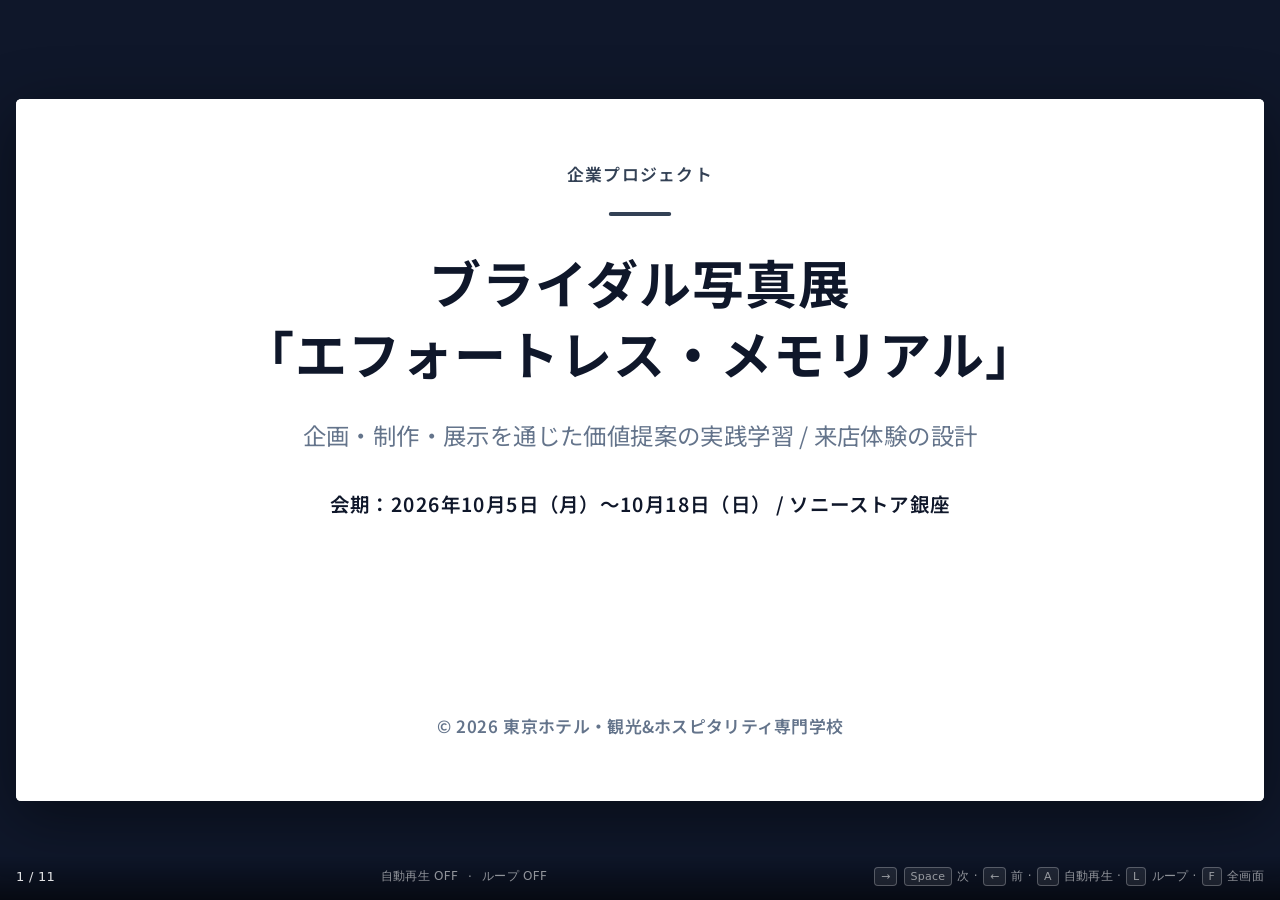
<file: index.html>
<!DOCTYPE html>
<html lang="ja">
<head>
    <meta charset="UTF-8">
    <meta name="viewport" content="width=device-width, initial-scale=1.0">
    <title>Slide Deck</title>
    <style>
        * {
            box-sizing: border-box;
        }

        html, body {
            margin: 0;
            height: 100%;
            overflow: hidden;
            background: #0f172a;
            color: rgba(255, 255, 255, 0.88);
            font-family: system-ui, -apple-system, "Segoe UI", "Helvetica Neue", sans-serif;
        }

        .stage {
            width: 100vw;
            height: 100vh;
            display: flex;
            align-items: center;
            justify-content: center;
            padding: 12px;
        }

        .frame-wrap {
            width: 960px;
            height: 540px;
            position: relative;
            transform-origin: center center;
            box-shadow: 0 12px 48px rgba(0, 0, 0, 0.45);
            border-radius: 4px;
            overflow: hidden;
            background: #020617;
        }

        .frame-wrap iframe {
            display: block;
            width: 960px;
            height: 540px;
            border: 0;
            background: #fff;
            /* クリックで子 document にフォーカスが移り親のキー操作が効かなくなるのを防ぐ */
            pointer-events: none;
        }

        .hud {
            position: fixed;
            left: 0;
            right: 0;
            bottom: 0;
            padding: 10px 16px 14px;
            display: flex;
            align-items: center;
            justify-content: space-between;
            gap: 12px;
            font-size: 13px;
            letter-spacing: 0.02em;
            background: linear-gradient(to top, rgba(0, 0, 0, 0.55), transparent);
            pointer-events: none;
            user-select: none;
        }

        .hud kbd {
            display: inline-block;
            padding: 2px 6px;
            margin: 0 1px;
            border-radius: 4px;
            border: 1px solid rgba(255, 255, 255, 0.25);
            font-size: 11px;
            font-family: inherit;
            background: rgba(255, 255, 255, 0.08);
        }

        .hud-muted {
            color: rgba(255, 255, 255, 0.55);
            font-size: 12px;
        }

        .hud-status {
            display: flex;
            align-items: center;
            gap: 10px;
            font-size: 12px;
            color: rgba(255, 255, 255, 0.55);
        }

        .hud-status .is-on {
            color: rgba(134, 239, 172, 0.95);
        }

        .error-banner {
            position: fixed;
            top: 12px;
            left: 50%;
            transform: translateX(-50%);
            max-width: min(560px, calc(100vw - 24px));
            padding: 10px 14px;
            border-radius: 8px;
            background: rgba(180, 40, 40, 0.92);
            color: #fff;
            font-size: 13px;
            line-height: 1.45;
            display: none;
            z-index: 10;
        }

        .error-banner.is-visible {
            display: block;
        }
    </style>
</head>
<body>
    <div id="error" class="error-banner" role="status" aria-live="polite"></div>
    <div class="stage">
        <div id="frameWrap" class="frame-wrap">
            <iframe id="deckFrame" title="現在のスライド" src="about:blank"></iframe>
        </div>
    </div>
    <div class="hud" aria-hidden="true">
        <span id="counter">— / —</span>
        <span id="status" class="hud-status">
            <span id="autoplayStatus">自動再生 OFF</span>
            <span aria-hidden="true">·</span>
            <span id="loopStatus">ループ OFF</span>
        </span>
        <span class="hud-muted"><kbd>→</kbd> <kbd>Space</kbd> 次 · <kbd>←</kbd> 前 · <kbd>A</kbd> 自動再生 · <kbd>L</kbd> ループ · <kbd>F</kbd> 全画面</span>
    </div>

    <!-- SLIDE_DECK_URLS:BEGIN -->
    <script>
    window.__SLIDE_DECK_URLS__ = [
        "000-title.html",
        "010-whyAreWeHere.html",
        "020-elevatorPitch.html",
        "025-image.html",
        "030-productBox.html",
        "040-solution.html",
        "045-threeStepsOfOurProject.html",
        "050-projectCommunity.html",
        "070-whatKeepsUsSleepless.html",
        "075-tradeOffSlider.html",
        "090-howBigIsThisThing.html",
    ];
    </script>
    <!-- SLIDE_DECK_URLS:END -->
    <script>
        (function () {
            const SLIDE_W = 960;
            const SLIDE_H = 540;
            const AUTOPLAY_INTERVAL_MS = 5000;
            const urls = Array.isArray(window.__SLIDE_DECK_URLS__) ? window.__SLIDE_DECK_URLS__ : [];
            const frame = document.getElementById("deckFrame");
            const frameWrap = document.getElementById("frameWrap");
            const counter = document.getElementById("counter");
            const autoplayStatus = document.getElementById("autoplayStatus");
            const loopStatus = document.getElementById("loopStatus");
            const errorEl = document.getElementById("error");

            let index = 0;
            let autoplayEnabled = false;
            let loopEnabled = false;
            let autoplayTimer = null;

            function showError(msg) {
                errorEl.textContent = msg;
                errorEl.classList.add("is-visible");
            }

            if (urls.length === 0) {
                showError("スライド一覧が空です。三桁プレフィックスの .html を追加するか、python3 sync-slide-deck.py で index.html を同期してください。");
                counter.textContent = "0 / 0";
                return;
            }

            function applyScale() {
                const padX = 16;
                const padTop = 12;
                /* 下部 HUD（枚数・ショートカット）とスライドが重ならないよう確保 */
                const padBottom = 52;
                const sx = (window.innerWidth - padX * 2) / SLIDE_W;
                const sy = (window.innerHeight - padTop - padBottom) / SLIDE_H;
                /* 以前は Math.min(1, …) で「拡大しない」上限があり、大画面では常に余白が出ていた */
                const s = Math.min(sx, sy);
                frameWrap.style.transform = "scale(" + s + ")";
            }

            function updateCounter() {
                counter.textContent = index + 1 + " / " + urls.length;
            }

            function updateStatusHud() {
                autoplayStatus.textContent = autoplayEnabled
                    ? "自動再生 ON (" + AUTOPLAY_INTERVAL_MS / 1000 + "s)"
                    : "自動再生 OFF";
                autoplayStatus.classList.toggle("is-on", autoplayEnabled);
                loopStatus.textContent = loopEnabled ? "ループ ON" : "ループ OFF";
                loopStatus.classList.toggle("is-on", loopEnabled);
            }

            function clearAutoplayTimer() {
                if (autoplayTimer !== null) {
                    clearTimeout(autoplayTimer);
                    autoplayTimer = null;
                }
            }

            function scheduleAutoplay() {
                clearAutoplayTimer();
                if (!autoplayEnabled) return;
                autoplayTimer = setTimeout(function () {
                    autoplayStep();
                }, AUTOPLAY_INTERVAL_MS);
            }

            function go(i, options) {
                const opts = options || {};
                index = Math.max(0, Math.min(urls.length - 1, i));
                frame.src = urls[index];
                updateCounter();
                if (!opts.skipAutoplayReset && autoplayEnabled) {
                    scheduleAutoplay();
                }
            }

            function next() {
                if (index < urls.length - 1) {
                    go(index + 1);
                } else if (loopEnabled) {
                    go(0);
                }
            }

            function prev() {
                if (index > 0) {
                    go(index - 1);
                } else if (loopEnabled) {
                    go(urls.length - 1);
                }
            }

            function autoplayStep() {
                if (index < urls.length - 1) {
                    go(index + 1, { skipAutoplayReset: true });
                    scheduleAutoplay();
                    return;
                }
                if (loopEnabled) {
                    go(0, { skipAutoplayReset: true });
                    scheduleAutoplay();
                    return;
                }
                autoplayEnabled = false;
                updateStatusHud();
            }

            function toggleAutoplay() {
                autoplayEnabled = !autoplayEnabled;
                updateStatusHud();
                if (autoplayEnabled) {
                    scheduleAutoplay();
                } else {
                    clearAutoplayTimer();
                }
            }

            function toggleLoop() {
                loopEnabled = !loopEnabled;
                updateStatusHud();
            }

            window.addEventListener("resize", applyScale);
            applyScale();

            document.addEventListener("keydown", function (e) {
                if (e.target && (e.target.tagName === "INPUT" || e.target.tagName === "TEXTAREA" || e.target.isContentEditable)) {
                    return;
                }
                switch (e.key) {
                    case "ArrowRight":
                    case "ArrowDown":
                    case "PageDown":
                        e.preventDefault();
                        next();
                        break;
                    case " ":
                        e.preventDefault();
                        next();
                        break;
                    case "ArrowLeft":
                    case "ArrowUp":
                    case "PageUp":
                        e.preventDefault();
                        prev();
                        break;
                    case "Home":
                        e.preventDefault();
                        go(0);
                        break;
                    case "End":
                        e.preventDefault();
                        go(urls.length - 1);
                        break;
                    case "a":
                    case "A":
                        e.preventDefault();
                        toggleAutoplay();
                        break;
                    case "l":
                    case "L":
                        e.preventDefault();
                        toggleLoop();
                        break;
                    case "f":
                    case "F":
                        e.preventDefault();
                        if (!document.fullscreenElement) {
                            document.documentElement.requestFullscreen().catch(function () {});
                        } else {
                            document.exitFullscreen().catch(function () {});
                        }
                        break;
                    default:
                        break;
                }
            });

            updateStatusHud();
            go(0, { skipAutoplayReset: true });
        })();
    </script>
</body>
</html>
</file>
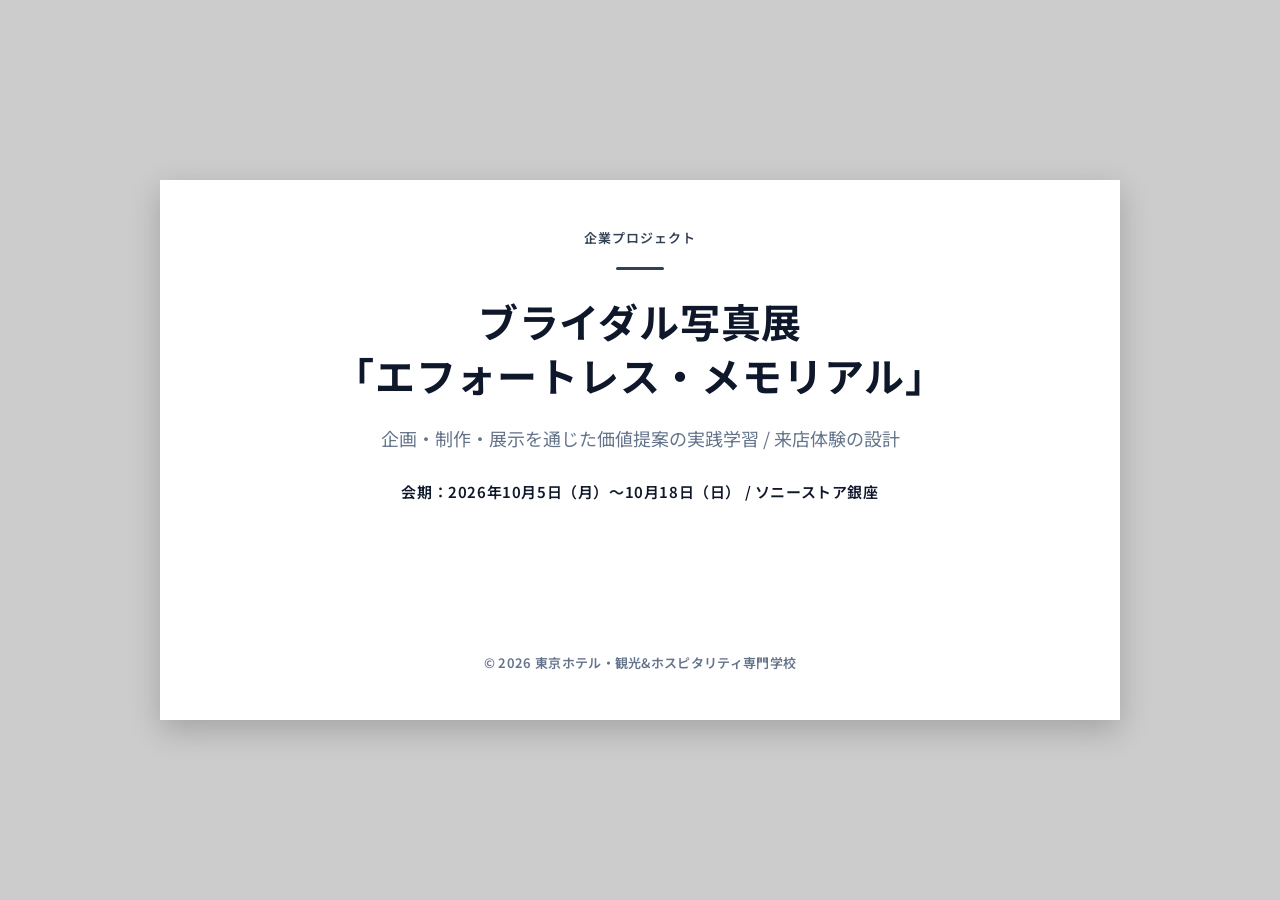
<file: 000-title.html>
<!DOCTYPE html>
<html lang="ja">
<head>
    <meta charset="UTF-8">
    <meta name="viewport" content="width=device-width, initial-scale=1.0">
    <title>title</title>
    <link rel="stylesheet" href="slide-theme-tokens.css">
    <style>
        :root {
            --eff-accent: #334155;
            --eff-accent-border: #1e293b;
            --eff-text-title: #0f172a;
            --eff-text-body: #64748b;
            --eff-bg-slide: #ffffff;
        }

        * {
            box-sizing: border-box;
        }

        body {
            margin: 0;
            min-height: 100vh;
            display: flex;
            justify-content: center;
            align-items: center;
            background: var(--page-canvas-bg);
            font-family: var(--font-sans);
        }

        .slide {
            width: var(--slide-width);
            height: var(--slide-height);
            background: var(--eff-bg-slide);
            padding: 48px 56px;
            display: flex;
            flex-direction: column;
            justify-content: center;
            align-items: center;
            text-align: center;
            box-shadow: var(--slide-shadow);
        }

        .kicker {
            margin: 0;
            font-size: 13px;
            font-weight: var(--font-weight-semibold);
            letter-spacing: 0.08em;
            color: var(--eff-accent);
        }

        .rule {
            width: 48px;
            height: 3px;
            margin: 20px 0 24px;
            border-radius: 999px;
            background: var(--eff-accent);
        }

        .main-title {
            margin: 0;
            max-width: 820px;
            font-size: 40px;
            font-weight: var(--font-weight-bold);
            color: var(--eff-text-title);
            line-height: 1.35;
            letter-spacing: 0.02em;
        }

        .subtitle {
            margin: 22px 0 0;
            max-width: 720px;
            font-size: 18px;
            font-weight: var(--font-weight-normal);
            color: var(--eff-text-body);
            line-height: 1.6;
        }

        .meta {
            margin-top: auto;
            padding-top: 28px;
            width: 100%;
            max-width: 848px;
            color: var(--eff-text-body);
            letter-spacing: 0.02em;
        }

        .meta-copy {
            margin: 0;
            font-size: 13px;
            font-weight: var(--font-weight-semibold);
            line-height: 1.5;
        }

        .event-date {
            margin: 28px 0 0;
            font-size: 15px;
            font-weight: var(--font-weight-semibold);
            color: var(--eff-text-title);
            letter-spacing: 0.04em;
        }

        .meta-note {
            margin: 8px 0 0;
            font-size: 11px;
            font-weight: var(--font-weight-normal);
            line-height: 1.55;
            text-align: center;
        }
    </style>
</head>
<body>
    <div class="slide" role="document" aria-label="タイトルスライド">
        <p class="kicker">企業プロジェクト</p>
        <div class="rule" aria-hidden="true"></div>
        <h1 class="main-title">ブライダル写真展<br>「エフォートレス・メモリアル」</h1>
        <p class="subtitle">企画・制作・展示を通じた価値提案の実践学習 / 来店体験の設計</p>
        <p class="event-date">会期：2026年10月5日（月）〜10月18日（日） / ソニーストア銀座</p>
        <footer class="meta" role="contentinfo" aria-label="著作権および商標等の表示">
            <p class="meta-copy">© 2026 東京ホテル・観光&amp;ホスピタリティ専門学校</p>
        </footer>
    </div>
</body>
</html>
</file>
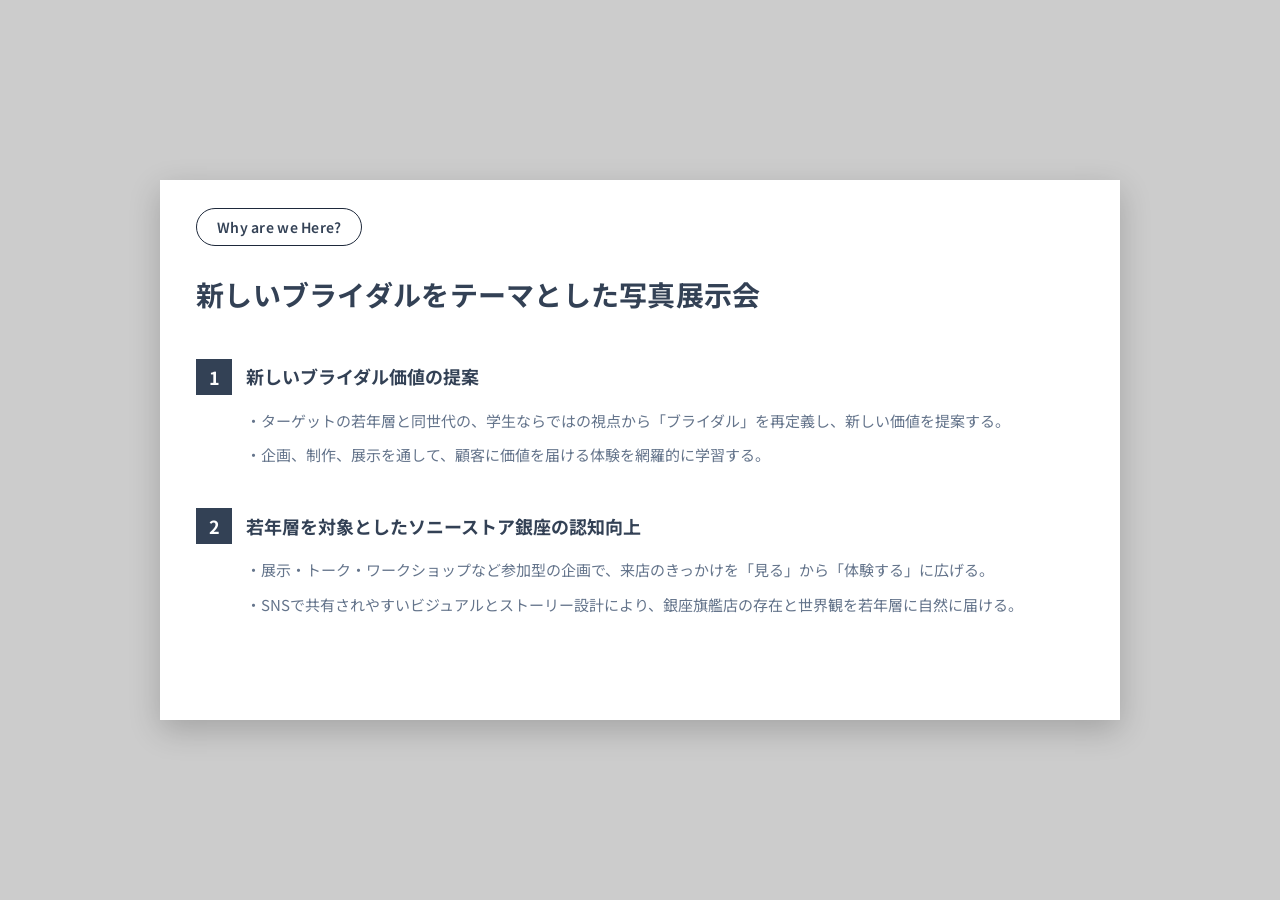
<file: 010-whyAreWeHere.html>
<!DOCTYPE html>
<html lang="ja">
<head>
    <meta charset="UTF-8">
    <meta name="viewport" content="width=device-width, initial-scale=1.0">
    <title>Why are we Here?</title>
    <link rel="stylesheet" href="slide-theme-tokens.css">
    <style>
        :root {
            --eff-accent: #334155;
            --eff-accent-border: #1e293b;
            --eff-text-title: #334155;
            --eff-text-body: #64748b;
            --eff-bg-slide: #ffffff;
        }

        * {
            box-sizing: border-box;
        }

        body {
            margin: 0;
            min-height: 100vh;
            display: flex;
            justify-content: center;
            align-items: center;
            background: var(--page-canvas-bg);
            font-family: var(--font-sans);
        }

        .slide {
            width: var(--slide-width);
            height: var(--slide-height);
            background: var(--eff-bg-slide);
            padding: 28px 36px 32px;
            display: flex;
            flex-direction: column;
            align-items: flex-start;
            box-shadow: var(--slide-shadow);
        }

        .pill {
            display: inline-flex;
            align-items: center;
            justify-content: center;
            padding: 8px 20px;
            border: 1px solid var(--eff-accent-border);
            border-radius: 999px;
            background: #ffffff;
            color: var(--eff-accent);
            font-size: 14px;
            font-weight: var(--font-weight-semibold);
            letter-spacing: 0.02em;
            flex-shrink: 0;
        }

        .main-title {
            margin: 28px 0 0;
            max-width: 100%;
            font-size: 28px;
            font-weight: var(--font-weight-bold);
            color: var(--eff-text-title);
            line-height: 1.45;
            letter-spacing: 0.01em;
        }

        .sections {
            margin-top: 44px;
            display: flex;
            flex-direction: column;
            gap: 40px;
            flex: 1;
            min-height: 0;
        }

        .section-block {
            display: flex;
            flex-direction: column;
            align-items: flex-start;
            gap: 14px;
        }

        .section-head {
            display: flex;
            align-items: center;
            gap: 14px;
        }

        .section-num {
            flex-shrink: 0;
            width: 36px;
            height: 36px;
            display: flex;
            align-items: center;
            justify-content: center;
            background: var(--eff-accent);
            color: #ffffff;
            font-size: 18px;
            font-weight: var(--font-weight-bold);
            line-height: 1;
        }

        .section-title {
            margin: 0;
            font-size: 18px;
            font-weight: var(--font-weight-bold);
            color: var(--eff-text-title);
            line-height: 1.35;
        }

        .section-list {
            margin: 0;
            padding: 0 0 0 50px;
            list-style: none;
        }

        .section-list li {
            position: relative;
            margin: 0 0 10px;
            padding-left: 1em;
            font-size: 15px;
            font-weight: var(--font-weight-normal);
            color: var(--eff-text-body);
            line-height: 1.65;
        }

        .section-list li:last-child {
            margin-bottom: 0;
        }

        .section-list li::before {
            content: "・";
            position: absolute;
            left: 0;
        }
    </style>
</head>
<body>
    <div class="slide" role="document" aria-label="業務効率改善プロジェクト スライド">
        <div class="pill">Why are we Here?</div>
        <h1 class="main-title">新しいブライダルをテーマとした写真展示会</h1>
        <div class="sections">
            <section class="section-block" aria-labelledby="sec-1">
                <div class="section-head">
                    <span class="section-num" aria-hidden="true">1</span>
                    <h2 class="section-title" id="sec-1">新しいブライダル価値の提案</h2>
                </div>
                <ul class="section-list">
                    <li>ターゲットの若年層と同世代の、学生ならではの視点から「ブライダル」を再定義し、新しい価値を提案する。</li>
                    <li>企画、制作、展示を通して、顧客に価値を届ける体験を網羅的に学習する。</li>
                </ul>
            </section>
            <section class="section-block" aria-labelledby="sec-2">
                <div class="section-head">
                    <span class="section-num" aria-hidden="true">2</span>
                    <h2 class="section-title" id="sec-2">若年層を対象としたソニーストア銀座の認知向上</h2>
                </div>
                <ul class="section-list">
                    <li>展示・トーク・ワークショップなど参加型の企画で、来店のきっかけを「見る」から「体験する」に広げる。</li>
                    <li>SNSで共有されやすいビジュアルとストーリー設計により、銀座旗艦店の存在と世界観を若年層に自然に届ける。</li>
                </ul>
            </section>
        </div>
    </div>
</body>
</html>
</file>
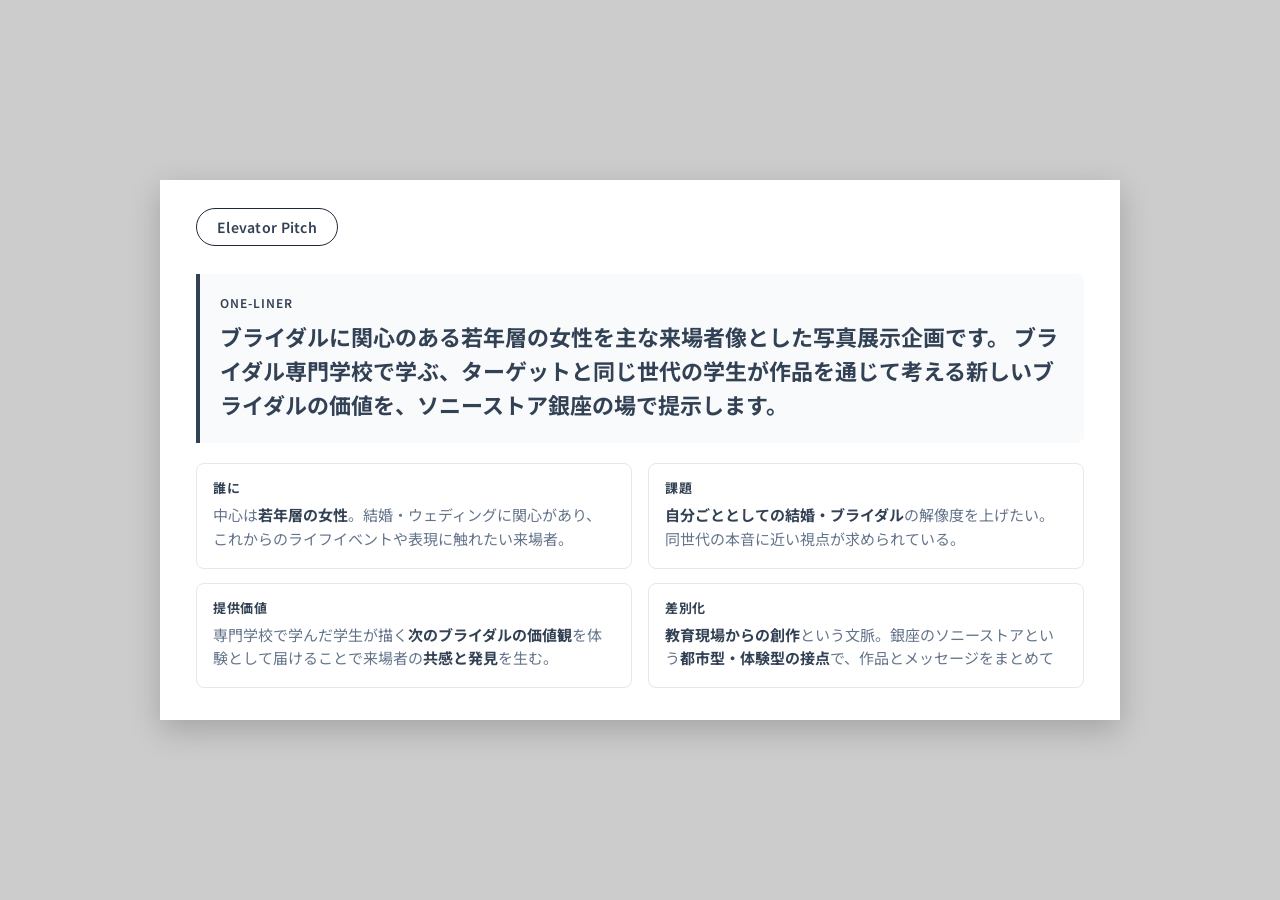
<file: 020-elevatorPitch.html>
<!DOCTYPE html>
<html lang="ja">
<head>
    <meta charset="UTF-8">
    <meta name="viewport" content="width=device-width, initial-scale=1.0">
    <title>Elevator Pitch</title>
    <link rel="stylesheet" href="slide-theme-tokens.css">
    <style>
        :root {
            --eff-accent: #334155;
            --eff-accent-border: #1e293b;
            --eff-text-title: #334155;
            --eff-text-body: #64748b;
            --eff-bg-slide: #ffffff;
            --ep-lede-size: 22px;
            --ep-block-title: 13px;
            --ep-block-body: 15px;
        }

        * {
            box-sizing: border-box;
        }

        body {
            margin: 0;
            min-height: 100vh;
            display: flex;
            justify-content: center;
            align-items: center;
            background: var(--page-canvas-bg);
            font-family: var(--font-sans);
        }

        .slide {
            width: var(--slide-width);
            height: var(--slide-height);
            background: var(--eff-bg-slide);
            padding: 28px 36px 32px;
            display: flex;
            flex-direction: column;
            align-items: flex-start;
            box-shadow: var(--slide-shadow);
        }

        .pill {
            display: inline-flex;
            align-items: center;
            justify-content: center;
            padding: 8px 20px;
            border: 1px solid var(--eff-accent-border);
            border-radius: 999px;
            background: #ffffff;
            color: var(--eff-accent);
            font-size: 14px;
            font-weight: var(--font-weight-semibold);
            letter-spacing: 0.02em;
            flex-shrink: 0;
        }

        .pitch-body {
            width: 100%;
            flex: 1;
            display: flex;
            flex-direction: column;
            min-height: 0;
            margin-top: 28px;
            gap: 20px;
        }

        .pitch-lede-wrap {
            flex: 0 0 auto;
            padding: 20px 22px 22px 20px;
            border-left: 4px solid var(--eff-accent);
            background: var(--color-bg-subtle);
            border-radius: 0 8px 8px 0;
        }

        .pitch-label {
            margin: 0 0 8px;
            font-size: 12px;
            font-weight: var(--font-weight-semibold);
            letter-spacing: 0.08em;
            text-transform: uppercase;
            color: var(--eff-accent);
        }

        .pitch-lede {
            margin: 0;
            font-size: var(--ep-lede-size);
            font-weight: var(--font-weight-bold);
            color: var(--eff-text-title);
            line-height: 1.55;
        }

        .pitch-grid {
            flex: 1;
            display: grid;
            grid-template-columns: minmax(0, 1fr) minmax(0, 1fr);
            grid-template-rows: minmax(0, 1fr) minmax(0, 1fr);
            gap: 14px 16px;
            min-height: 0;
            min-width: 0;
        }

        .pitch-block {
            background: #ffffff;
            border: 1px solid var(--color-border);
            border-radius: 8px;
            padding: 14px 16px 16px;
            display: flex;
            flex-direction: column;
            gap: 6px;
            min-width: 0;
            min-height: 0;
            overflow: hidden;
        }

        .pitch-block h2 {
            margin: 0;
            flex-shrink: 0;
            font-size: var(--ep-block-title);
            font-weight: var(--font-weight-bold);
            letter-spacing: 0.04em;
            color: var(--eff-accent);
        }

        .pitch-block p {
            margin: 0;
            flex: 1 1 auto;
            min-width: 0;
            min-height: 0;
            overflow-x: hidden;
            overflow-y: auto;
            font-size: var(--ep-block-body);
            font-weight: var(--font-weight-normal);
            color: var(--eff-text-body);
            line-height: 1.55;
            overflow-wrap: break-word;
            word-break: normal;
        }

        .pitch-block strong {
            color: var(--eff-text-title);
            font-weight: var(--font-weight-bold);
        }
    </style>
</head>
<body>

<div class="slide" role="document" aria-label="エレベーターピッチ">
    <div class="pill">Elevator Pitch</div>

    <div class="pitch-body">
        <div class="pitch-lede-wrap">
            <p class="pitch-label" lang="en">One-liner</p>
            <p class="pitch-lede">
                <strong>ブライダルに関心のある若年層の女性</strong>を主な来場者像とした<strong>写真展示企画</strong>です。
                ブライダル専門学校で学ぶ、<strong>ターゲットと同じ世代の学生</strong>が作品を通じて考える<strong>新しいブライダルの価値</strong>を、<strong>ソニーストア銀座</strong>の場で提示します。
            </p>
        </div>

        <div class="pitch-grid" role="list">
            <article class="pitch-block" role="listitem">
                <h2>誰に</h2>
                <p>中心は<strong>若年層の女性</strong>。結婚・ウェディングに関心があり、これからのライフイベントや表現に触れたい来場者。</p>
            </article>
            <article class="pitch-block" role="listitem">
                <h2>課題</h2>
                <p><strong>自分ごととしての結婚・ブライダル</strong>の解像度を上げたい。同世代の本音に近い視点が求められている。</p>
            </article>
            <article class="pitch-block" role="listitem">
                <h2>提供価値</h2>
                <p>専門学校で学んだ学生が描く<strong>次のブライダルの価値観</strong>を体験として届けることで来場者の<strong>共感と発見</strong>を生む。</p>
            </article>
            <article class="pitch-block" role="listitem">
                <h2>差別化</h2>
                <p><strong>教育現場からの創作</strong>という文脈。銀座のソニーストアという<strong>都市型・体験型の接点</strong>で、作品とメッセージをまとめて見せられる。</p>
            </article>
        </div>
    </div>
</div>

</body>
</html>
</file>
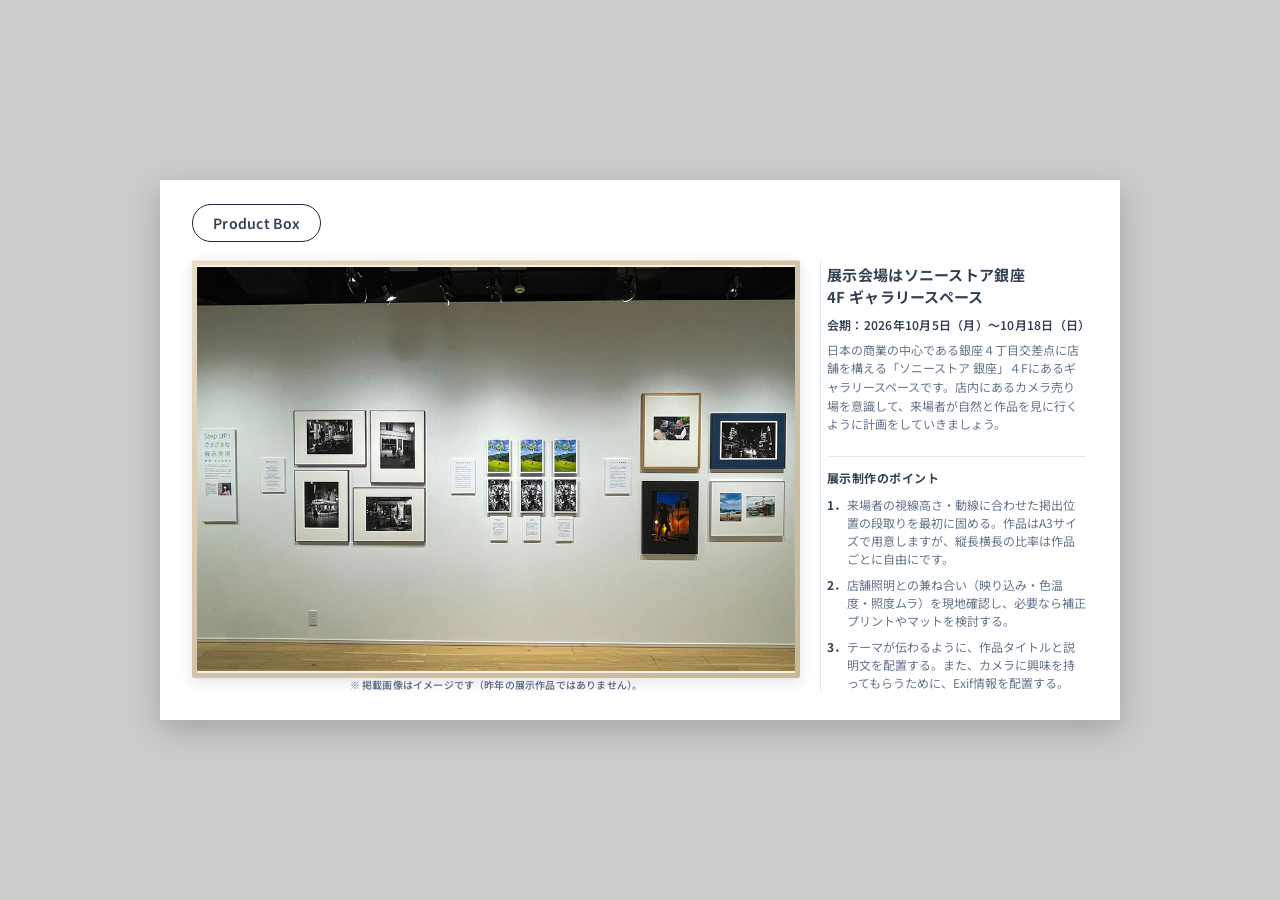
<file: 030-productBox.html>
<!DOCTYPE html>
<html lang="ja">
<head>
    <meta charset="UTF-8">
    <meta name="viewport" content="width=device-width, initial-scale=1.0">
    <title>Product Box</title>
    <link rel="stylesheet" href="slide-theme-tokens.css">
    <style>
        :root {
            --eff-accent: #334155;
            --eff-accent-border: #1e293b;
            --eff-text-title: #334155;
            --eff-text-body: #64748b;
            --eff-bg-slide: #ffffff;
            --frame-wood: #d4c4a8;
            --frame-wood-inner: #f5f0e6;
            --plaque-title: 15px;
            --plaque-body: 12px;
            --plaque-notes: 12px;
            --ai-notice: 10px;
        }

        * {
            box-sizing: border-box;
        }

        body {
            margin: 0;
            min-height: 100vh;
            display: flex;
            justify-content: center;
            align-items: center;
            background: var(--page-canvas-bg);
            font-family: var(--font-sans);
        }

        .slide {
            width: var(--slide-width);
            height: var(--slide-height);
            background: var(--eff-bg-slide);
            padding: 24px 32px 28px;
            display: flex;
            flex-direction: column;
            align-items: flex-start;
            box-shadow: var(--slide-shadow);
        }

        .pill {
            display: inline-flex;
            align-items: center;
            justify-content: center;
            padding: 8px 20px;
            border: 1px solid var(--eff-accent-border);
            border-radius: 999px;
            background: #ffffff;
            color: var(--eff-accent);
            font-size: 14px;
            font-weight: var(--font-weight-semibold);
            letter-spacing: 0.02em;
            flex-shrink: 0;
        }

        .hero {
            margin-top: 18px;
            flex: 1;
            width: 100%;
            min-height: 0;
            display: flex;
            flex-direction: row;
            align-items: stretch;
            gap: 20px;
        }

        .media {
            flex: 1 1 auto;
            min-width: 0;
            min-height: 0;
            display: flex;
            flex-direction: column;
            align-items: stretch;
            justify-content: center;
            gap: 8px;
        }

        .media-figure {
            flex: 1 1 auto;
            min-height: 0;
            min-width: 0;
            margin: 0;
            display: flex;
            flex-direction: column;
            align-items: stretch;
        }

        .media-figure .frame {
            flex: 1 1 auto;
            min-height: 0;
            height: auto;
        }

        .media-figure .frame-inner {
            min-height: 0;
        }

        .ai-notice {
            flex-shrink: 0;
            margin: 0;
            padding: 0 2px;
            font-size: var(--ai-notice);
            font-weight: var(--font-weight-semibold);
            line-height: 1.45;
            letter-spacing: 0.02em;
            color: var(--eff-text-body);
            text-align: center;
        }

        .frame {
            width: 100%;
            height: 100%;
            max-height: 100%;
            padding: 5px;
            border-radius: 2px;
            background: linear-gradient(145deg, #e8dcc8 0%, var(--frame-wood) 45%, #c9b896 100%);
            box-shadow:
                inset 0 1px 0 rgba(255, 255, 255, 0.35),
                0 4px 14px rgba(15, 23, 42, 0.12);
            display: flex;
            align-items: center;
            justify-content: center;
        }

        .frame-inner {
            width: 100%;
            height: 100%;
            min-height: 0;
            background: var(--frame-wood-inner);
            display: flex;
            align-items: center;
            justify-content: center;
            overflow: hidden;
        }

        .hero-photo {
            width: 100%;
            height: 100%;
            object-fit: contain;
            object-position: center;
            display: block;
        }

        .plaque {
            flex: 0 0 268px;
            width: 268px;
            min-height: 0;
            display: flex;
            flex-direction: column;
            gap: 14px;
            padding: 4px 2px 0 6px;
            border-left: 1px solid var(--color-border);
        }

        .plaque-narrative {
            flex: 0 1 auto;
            min-height: 0;
        }

        .plaque-title {
            margin: 0 0 8px;
            font-size: var(--plaque-title);
            font-weight: var(--font-weight-bold);
            color: var(--eff-text-title);
            line-height: 1.45;
            letter-spacing: 0.02em;
        }

        .plaque-date {
            margin: 0 0 8px;
            font-size: var(--plaque-body);
            font-weight: var(--font-weight-semibold);
            color: var(--eff-accent);
            line-height: 1.45;
            letter-spacing: 0.02em;
        }

        .plaque-body {
            margin: 0;
            font-size: var(--plaque-body);
            font-weight: var(--font-weight-normal);
            color: var(--eff-text-body);
            line-height: 1.55;
        }

        .plaque-notes {
            margin-top: auto;
            padding-top: 12px;
            border-top: 1px solid var(--color-border);
            flex-shrink: 0;
            min-height: 0;
        }

        .notes-title {
            margin: 0 0 10px;
            font-size: 12px;
            font-weight: var(--font-weight-bold);
            letter-spacing: 0.04em;
            color: var(--eff-text-title);
        }

        .notes-list {
            margin: 0;
            padding: 0;
            list-style: none;
            counter-reset: note-idx;
        }

        .notes-list li {
            position: relative;
            margin: 0 0 8px;
            padding-left: 1.65em;
            font-size: var(--plaque-notes);
            font-weight: var(--font-weight-normal);
            color: var(--eff-text-body);
            line-height: 1.5;
            counter-increment: note-idx;
        }

        .notes-list li:last-child {
            margin-bottom: 0;
        }

        .notes-list li::before {
            content: counter(note-idx) "．";
            position: absolute;
            left: 0;
            top: 0;
            width: 1.5em;
            font-weight: var(--font-weight-bold);
            color: var(--eff-text-title);
        }
    </style>
</head>
<body>
    <div class="slide" role="document" aria-label="プロダクトボックス 展示イメージ">
        <div class="pill">Product Box</div>

        <div class="hero">
            <div class="media">
                <figure class="media-figure" aria-label="展示イメージ">
                    <div class="frame">
                        <div class="frame-inner">
                            <img
                                class="hero-photo"
                                src="img/IMG_9767_.jpg"
                                width="6240"
                                height="4160"
                                alt="展示イメージ"
                                decoding="async"
                                fetchpriority="high"
                            >
                        </div>
                    </div>
                    <figcaption class="ai-notice">
                        ※ 掲載画像はイメージです（昨年の展示作品ではありません）。
                    </figcaption>
                </figure>
            </div>

            <aside class="plaque" aria-label="会場説明と展示制作の注意点">
                <div class="plaque-narrative">
                    <h2 class="plaque-title">展示会場はソニーストア銀座<br>4F ギャラリースペース</h2>
                    <p class="plaque-date">会期：2026年10月5日（月）〜10月18日（日）</p>
                    <p class="plaque-body">
                        日本の商業の中心である銀座４丁目交差点に店舗を構える「ソニーストア 銀座」４Fにあるギャラリースペースです。店内にあるカメラ売り場を意識して、来場者が自然と作品を見に行くように計画をしていきましょう。
                    </p>
                </div>

                <section class="plaque-notes" aria-labelledby="notes-heading">
                    <h3 class="notes-title" id="notes-heading">展示制作のポイント</h3>
                    <ol class="notes-list">
                        <li>来場者の視線高さ・動線に合わせた掲出位置の段取りを最初に固める。作品はA3サイズで用意しますが、縦長横長の比率は作品ごとに自由にです。</li>
                        <li>店舗照明との兼ね合い（映り込み・色温度・照度ムラ）を現地確認し、必要なら補正プリントやマットを検討する。</li>
                        <li>テーマが伝わるように、作品タイトルと説明文を配置する。また、カメラに興味を持ってもらうために、Exif情報を配置する。</li>
                    </ol>
                </section>
            </aside>
        </div>
    </div>
</body>
</html>
</file>
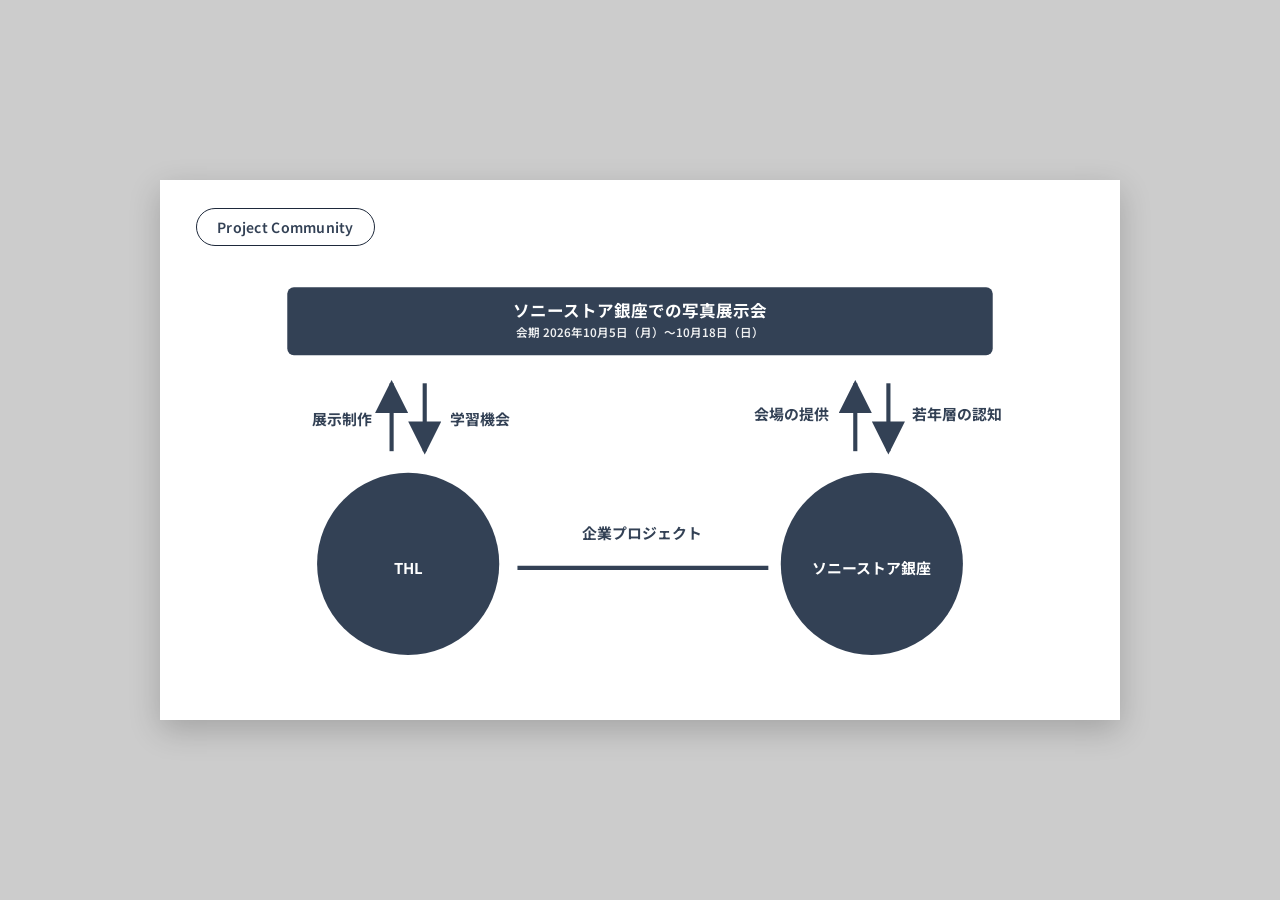
<file: 050-projectCommunity.html>
<!DOCTYPE html>
<html lang="ja">
<head>
    <meta charset="UTF-8">
    <meta name="viewport" content="width=device-width, initial-scale=1.0">
    <title>Project Community</title>
    <link rel="stylesheet" href="slide-theme-tokens.css">
    <style>
        :root {
            --eff-accent: #334155;
            --eff-accent-border: #1e293b;
            --eff-text-title: #334155;
            --eff-text-body: #64748b;
            --eff-bg-slide: #ffffff;
        }

        * {
            box-sizing: border-box;
        }

        body {
            margin: 0;
            min-height: 100vh;
            display: flex;
            align-items: center;
            justify-content: center;
            background: var(--page-canvas-bg);
            font-family: var(--font-sans);
        }

        .slide {
            width: var(--slide-width);
            height: var(--slide-height);
            background: var(--eff-bg-slide);
            padding: 28px 36px 32px;
            box-shadow: var(--slide-shadow);
            display: flex;
            flex-direction: column;
            align-items: flex-start;
        }

        .pill {
            display: inline-flex;
            align-items: center;
            justify-content: center;
            padding: 8px 20px;
            border: 1px solid var(--eff-accent-border);
            border-radius: 999px;
            background: #ffffff;
            color: var(--eff-accent);
            font-size: 14px;
            font-weight: var(--font-weight-semibold);
            letter-spacing: 0.02em;
            flex-shrink: 0;
        }

        .diagram-wrap {
            width: 100%;
            flex: 1;
            min-height: 0;
            margin-top: 28px;
        }

        .diagram {
            width: 100%;
            height: 100%;
            display: block;
        }

        .t-main {
            font-size: 18px;
            font-weight: var(--font-weight-bold);
            fill: var(--eff-text-title);
        }

        .t-white {
            fill: #ffffff;
        }

        .t-center {
            text-anchor: middle;
            dominant-baseline: middle;
        }

        .t-top {
            font-size: 20px;
            font-weight: var(--font-weight-bold);
            fill: #ffffff;
        }

        .t-top-sub {
            font-size: 14px;
            font-weight: var(--font-weight-semibold);
            fill: rgba(255, 255, 255, 0.92);
        }

        .t-node {
            font-size: 18px;
            font-weight: var(--font-weight-bold);
        }
    </style>
</head>
<body>
<div class="slide" role="document" aria-label="プロジェクトコミュニティ">
    <div class="pill">Project Community</div>
    <div class="diagram-wrap">
        <svg class="diagram" viewBox="0 0 900 500" role="img" aria-label="写真作品の展示会の関係図" preserveAspectRatio="xMidYMid meet">
            <defs>
                <marker id="arrBlack" markerWidth="8" markerHeight="8" refX="7.2" refY="4" orient="auto">
                    <path d="M0,0 L8,4 L0,8 z" fill="var(--eff-text-title)"></path>
                </marker>
            </defs>

            <rect x="24" y="16" width="852" height="82" rx="8" fill="var(--eff-text-title)"></rect>
            <text class="t-top t-center" x="450" y="47">ソニーストア銀座での写真展示会</text>
            <text class="t-top-sub t-center" x="450" y="72">会期 2026年10月5日（月）〜10月18日（日）</text>

            <circle cx="170" cy="350" r="110" fill="var(--eff-text-title)"></circle>
            <text class="t-node t-center t-white" x="170" y="357">THL</text>

            <circle cx="730" cy="350" r="110" fill="var(--eff-text-title)"></circle>
            <text class="t-node t-center t-white" x="730" y="357">ソニーストア銀座</text>

            <line x1="150" y1="214" x2="150" y2="132" stroke="var(--eff-text-title)" stroke-width="5" marker-end="url(#arrBlack)"></line>
            <line x1="190" y1="132" x2="190" y2="214" stroke="var(--eff-text-title)" stroke-width="5" marker-end="url(#arrBlack)"></line>
            <text class="t-main" x="54" y="182">展示制作</text>
            <text class="t-main" x="220" y="182">学習機会</text>

            <line x1="710" y1="214" x2="710" y2="132" stroke="var(--eff-text-title)" stroke-width="5" marker-end="url(#arrBlack)"></line>
            <line x1="750" y1="132" x2="750" y2="214" stroke="var(--eff-text-title)" stroke-width="5" marker-end="url(#arrBlack)"></line>
            <text class="t-main" x="588" y="176">会場の提供</text>
            <text class="t-main" x="778" y="176">若年層の認知</text>

            
            <line x1="302" y1="355" x2="605" y2="355" stroke="var(--eff-text-title)" stroke-width="5" ></line>
            <text class="t-main t-center" x="452" y="315">企業プロジェクト</text>
        </svg>
    </div>
</div>
</body>
</html>
</file>
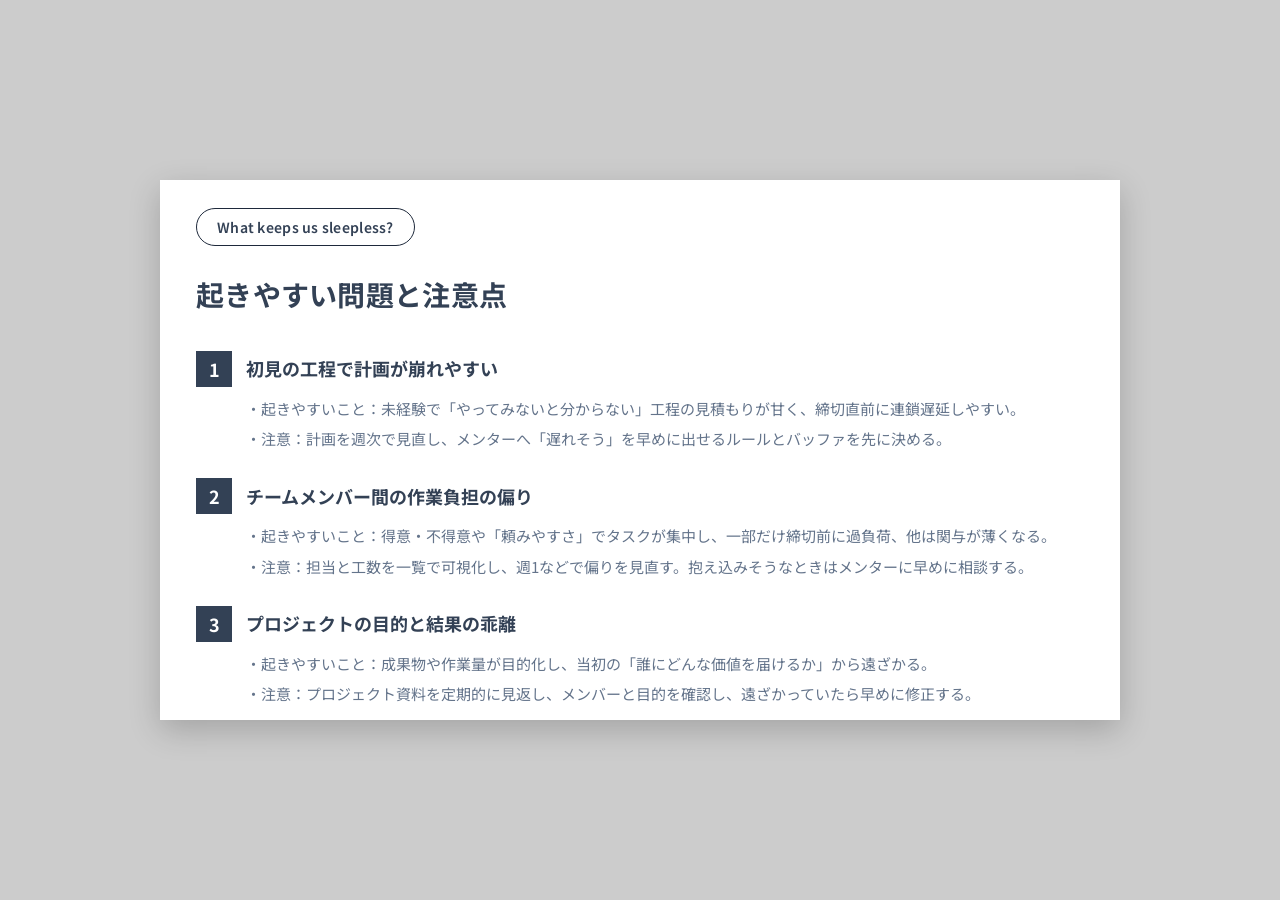
<file: 070-whatKeepsUsSleepless.html>
<!DOCTYPE html>
<html lang="ja">
<head>
    <meta charset="UTF-8">
    <meta name="viewport" content="width=device-width, initial-scale=1.0">
    <title>What keeps us sleepless?</title>
    <link rel="stylesheet" href="slide-theme-tokens.css">
    <style>
        :root {
            --eff-accent: #334155;
            --eff-accent-border: #1e293b;
            --eff-text-title: #334155;
            --eff-text-body: #64748b;
            --eff-bg-slide: #ffffff;
        }

        * {
            box-sizing: border-box;
        }

        body {
            margin: 0;
            min-height: 100vh;
            display: flex;
            justify-content: center;
            align-items: center;
            background: var(--page-canvas-bg);
            font-family: var(--font-sans);
        }

        .slide {
            width: var(--slide-width);
            height: var(--slide-height);
            background: var(--eff-bg-slide);
            padding: 28px 36px 32px;
            display: flex;
            flex-direction: column;
            align-items: flex-start;
            box-shadow: var(--slide-shadow);
        }

        .pill {
            display: inline-flex;
            align-items: center;
            justify-content: center;
            padding: 8px 20px;
            border: 1px solid var(--eff-accent-border);
            border-radius: 999px;
            background: #ffffff;
            color: var(--eff-accent);
            font-size: 14px;
            font-weight: var(--font-weight-semibold);
            letter-spacing: 0.02em;
            flex-shrink: 0;
        }

        .main-title {
            margin: 28px 0 0;
            max-width: 100%;
            font-size: 28px;
            font-weight: var(--font-weight-bold);
            color: var(--eff-text-title);
            line-height: 1.45;
            letter-spacing: 0.01em;
        }

        .sections {
            margin-top: 36px;
            display: flex;
            flex-direction: column;
            gap: 26px;
            flex: 1;
            min-height: 0;
        }

        .section-block {
            display: flex;
            flex-direction: column;
            align-items: flex-start;
            gap: 10px;
        }

        .section-head {
            display: flex;
            align-items: center;
            gap: 14px;
        }

        .section-num {
            flex-shrink: 0;
            width: 36px;
            height: 36px;
            display: flex;
            align-items: center;
            justify-content: center;
            background: var(--eff-accent);
            color: #ffffff;
            font-size: 18px;
            font-weight: var(--font-weight-bold);
            line-height: 1;
        }

        .section-title {
            margin: 0;
            font-size: 18px;
            font-weight: var(--font-weight-bold);
            color: var(--eff-text-title);
            line-height: 1.35;
        }

        .section-list {
            margin: 0;
            padding: 0 0 0 50px;
            list-style: none;
        }

        .section-list li {
            position: relative;
            margin: 0 0 6px;
            padding-left: 1em;
            font-size: 15px;
            font-weight: var(--font-weight-normal);
            color: var(--eff-text-body);
            line-height: 1.65;
        }

        .section-list li:last-child {
            margin-bottom: 0;
        }

        .section-list li::before {
            content: "・";
            position: absolute;
            left: 0;
        }
    </style>
</head>
<body>
    <div class="slide" role="document" aria-label="学生チームのリスクと注意点のスライド">
        <div class="pill">What keeps us sleepless?</div>
        <h1 class="main-title">起きやすい問題と注意点</h1>
        <div class="sections">
            <section class="section-block" aria-labelledby="sec-1">
                <div class="section-head">
                    <span class="section-num" aria-hidden="true">1</span>
                    <h2 class="section-title" id="sec-1">初見の工程で計画が崩れやすい</h2>
                </div>
                <ul class="section-list">
                    <li>起きやすいこと：未経験で「やってみないと分からない」工程の見積もりが甘く、締切直前に連鎖遅延しやすい。</li>
                    <li>注意：計画を週次で見直し、メンターへ「遅れそう」を早めに出せるルールとバッファを先に決める。</li>
                </ul>
            </section>
            <section class="section-block" aria-labelledby="sec-2">
                <div class="section-head">
                    <span class="section-num" aria-hidden="true">2</span>
                    <h2 class="section-title" id="sec-2">チームメンバー間の作業負担の偏り</h2>
                </div>
                <ul class="section-list">
                    <li>起きやすいこと：得意・不得意や「頼みやすさ」でタスクが集中し、一部だけ締切前に過負荷、他は関与が薄くなる。</li>
                    <li>注意：担当と工数を一覧で可視化し、週1などで偏りを見直す。抱え込みそうなときはメンターに早めに相談する。</li>
                </ul>
            </section>
            <section class="section-block" aria-labelledby="sec-3">
                <div class="section-head">
                    <span class="section-num" aria-hidden="true">3</span>
                    <h2 class="section-title" id="sec-3">プロジェクトの目的と結果の乖離</h2>
                </div>
                <ul class="section-list">
                    <li>起きやすいこと：成果物や作業量が目的化し、当初の「誰にどんな価値を届けるか」から遠ざかる。</li>
                    <li>注意：プロジェクト資料を定期的に見返し、メンバーと目的を確認し、遠ざかっていたら早めに修正する。</li>
                </ul>
            </section>
        </div>
    </div>
</body>
</html>
</file>
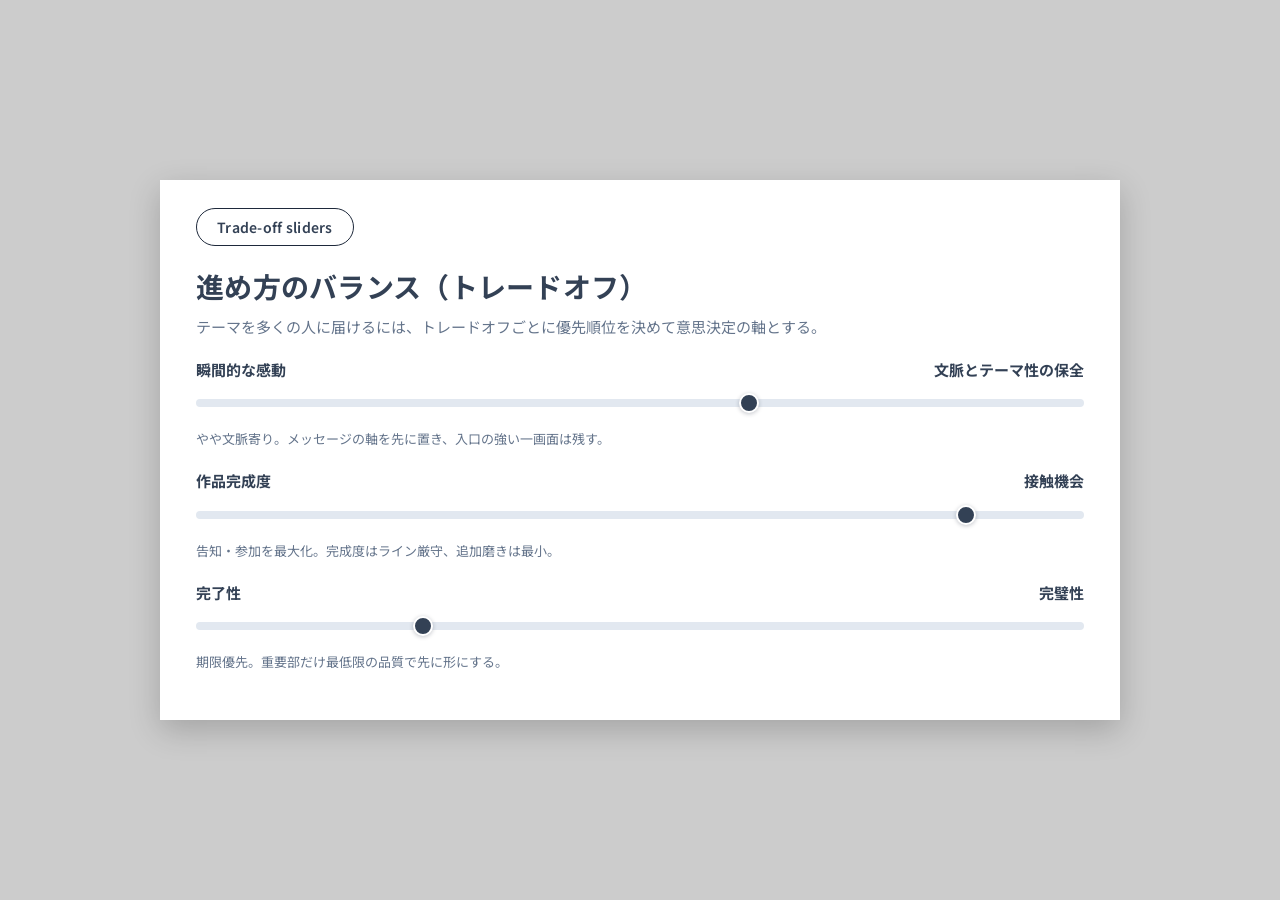
<file: 075-tradeOffSlider.html>
<!DOCTYPE html>
<html lang="ja">
<head>
    <meta charset="UTF-8">
    <meta name="viewport" content="width=device-width, initial-scale=1.0">
    <title>Trade-off sliders</title>
    <link rel="stylesheet" href="slide-theme-tokens.css">
    <style>
        :root {
            --eff-accent: #334155;
            --eff-accent-border: #1e293b;
            --eff-text-title: #334155;
            --eff-text-body: #64748b;
            --eff-bg-slide: #ffffff;
            --eff-track: #e2e8f0;
        }

        * {
            box-sizing: border-box;
        }

        body {
            margin: 0;
            min-height: 100vh;
            display: flex;
            justify-content: center;
            align-items: center;
            background: var(--page-canvas-bg);
            font-family: var(--font-sans);
        }

        .slide {
            width: var(--slide-width);
            height: var(--slide-height);
            background: var(--eff-bg-slide);
            padding: 28px 36px 24px;
            display: flex;
            flex-direction: column;
            align-items: flex-start;
            box-shadow: var(--slide-shadow);
        }

        .pill {
            display: inline-flex;
            align-items: center;
            justify-content: center;
            padding: 8px 20px;
            border: 1px solid var(--eff-accent-border);
            border-radius: 999px;
            background: #ffffff;
            color: var(--eff-accent);
            font-size: 14px;
            font-weight: var(--font-weight-semibold);
            letter-spacing: 0.02em;
            flex-shrink: 0;
        }

        .main-title {
            margin: 20px 0 0;
            max-width: 100%;
            font-size: 28px;
            font-weight: var(--font-weight-bold);
            color: var(--eff-text-title);
            line-height: 1.45;
            letter-spacing: 0.01em;
        }

        .lede {
            margin: 8px 0 0;
            font-size: 15px;
            color: var(--eff-text-body);
            line-height: 1.55;
            max-width: 52em;
        }

        .sliders {
            margin-top: 22px;
            display: flex;
            flex-direction: column;
            gap: 22px;
            flex: 1;
            min-height: 0;
            width: 100%;
        }

        .trade-block {
            display: flex;
            flex-direction: column;
            gap: 6px;
            width: 100%;
        }

        .trade-label-row {
            display: flex;
            align-items: baseline;
            justify-content: space-between;
            gap: 16px;
            width: 100%;
        }

        .trade-label {
            margin: 0;
            font-size: 15px;
            font-weight: var(--font-weight-bold);
            color: var(--eff-text-title);
            line-height: 1.3;
            max-width: 42%;
        }

        .trade-label--right {
            text-align: right;
        }

        .trade-label-col {
            display: flex;
            flex-direction: column;
            gap: 3px;
            max-width: 46%;
        }

        .trade-label-col--right {
            align-items: flex-end;
        }

        /* 列レイアウト時は親が幅を制限するため、子の max-width: % が二重に効いて短い語が改行されやすい */
        .trade-label-col .trade-label {
            max-width: none;
            white-space: nowrap;
        }

        .trade-label-gloss {
            margin: 0;
            font-size: 12px;
            font-weight: var(--font-weight-normal);
            color: var(--eff-text-body);
            line-height: 1.35;
        }

        .trade-label-gloss--right {
            text-align: right;
        }

        .trade-track {
            position: relative;
            width: 100%;
            padding: 4px 0 2px;
        }

        .trade-hint {
            margin: 0;
            font-size: 13px;
            color: var(--eff-text-body);
            line-height: 1.45;
            min-height: 1.45em;
        }

        input[type="range"] {
            width: 100%;
            height: 28px;
            margin: 0;
            padding: 0;
            background: transparent;
            -webkit-appearance: none;
            appearance: none;
            cursor: pointer;
        }

        input[type="range"]:focus {
            outline: none;
        }

        input[type="range"]:focus-visible {
            outline: 2px solid var(--eff-accent);
            outline-offset: 4px;
            border-radius: 4px;
        }

        input[type="range"]::-webkit-slider-runnable-track {
            height: 8px;
            border-radius: 999px;
            background: var(--eff-track);
        }

        input[type="range"]::-webkit-slider-thumb {
            -webkit-appearance: none;
            appearance: none;
            width: 20px;
            height: 20px;
            margin-top: -6px;
            border-radius: 50%;
            background: var(--eff-accent);
            border: 2px solid #ffffff;
            box-shadow: 0 1px 4px rgba(15, 23, 42, 0.25);
        }

        input[type="range"]::-moz-range-track {
            height: 8px;
            border-radius: 999px;
            background: var(--eff-track);
        }

        input[type="range"]::-moz-range-thumb {
            width: 20px;
            height: 20px;
            border-radius: 50%;
            background: var(--eff-accent);
            border: 2px solid #ffffff;
            box-shadow: 0 1px 4px rgba(15, 23, 42, 0.25);
        }

        .foot {
            margin-top: auto;
            padding-top: 10px;
            font-size: 12px;
            color: var(--eff-text-body);
            line-height: 1.4;
        }
    </style>
</head>
<body>
    <div class="slide" role="document" aria-label="トレードオフをスライダーで示すスライド">
        <div class="pill">Trade-off sliders</div>
        <h1 class="main-title">進め方のバランス（トレードオフ）</h1>
        <p class="lede">テーマを多くの人に届けるには、トレードオフごとに優先順位を決めて意思決定の軸とする。</p>

        <div class="sliders">
            <div class="trade-block">
                <div class="trade-label-row">
                    <div class="trade-label-col">
                        <p class="trade-label" id="t1-left">瞬間的な感動</p>
                    </div>
                    <div class="trade-label-col trade-label-col--right">
                        <p class="trade-label trade-label--right" id="t1-right">文脈とテーマ性の保全</p>
                    </div>
                </div>
                <div class="trade-track">
                    <input type="range" min="0" max="8" step="1" value="5" aria-labelledby="t1-left t1-right" data-pole-left="瞬間的な感動" data-pole-right="文脈とテーマ性の保全" data-hint-0="視線が止まる見せ方を最優先。説明・ストーリーは短く確認し、インパクトを先に試す。" data-hint-1="写真・コピー・レイアウトの訴求から決める。テーマとの整合は週次で整える。" data-hint-2="訴求を先行しつつ、週1でテーマからのズレを点検する。" data-hint-3="やや感動寄り。最初の見せ方を先に固め、文脈は後から足す。" data-hint-4="中間：訴求と文脈の両方を企画メモに照らし、週次で優先を更新する。" data-hint-5="やや文脈寄り。メッセージの軸を先に置き、入口の強い一画面は残す。" data-hint-6="文脈・テーマを優先。訴求はパネル・導線など置き場所を決めて配置する。" data-hint-7="メッセージの一貫性を重視。装飾は補助にし、読み違いを減らす。" data-hint-8="テーマ・文脈を最優先。装飾は最小限にし、展示全体の筋をそろえる。">
                </div>
                <p class="trade-hint" data-role="hint" aria-live="polite"></p>
            </div>

            <div class="trade-block">
                <div class="trade-label-row">
                    <p class="trade-label" id="t2-left">作品完成度</p>
                    <p class="trade-label trade-label--right" id="t2-right">接触機会</p>
                </div>
                <div class="trade-track">
                    <input type="range" min="0" max="8" step="1" value="7" aria-labelledby="t2-left t2-right" data-pole-left="作品完成度" data-pole-right="接触機会" data-hint-0="仕上げと統一感を最重視。接触はクローズドレビュー中心に絞る。" data-hint-1="磨き込みに厚い工数。外部向け告知は週末まとめなどに限定。" data-hint-2="品質優先＋告知は小出しで接触を少しずつ増やす。" data-hint-3="やや完成度。本番品質に寄せ、告知は計画どおり進める。" data-hint-4="中間：完成度と来場・告知・参加のしやすさを週次で見直し、締切に合わせて更新。" data-hint-5="やや接触機会。届く回数を増やし、完成度は「十分ライン」を先に固定して守る。" data-hint-6="接触を厚く。完成度はチェックリストでラインを守る。" data-hint-7="告知・参加を最大化。完成度はライン厳守、追加磨きは最小。" data-hint-8="届くことを最重視。完成度は最低限のラインのみ。">
                </div>
                <p class="trade-hint" data-role="hint" aria-live="polite"></p>
            </div>

            <div class="trade-block">
                <div class="trade-label-row">
                    <p class="trade-label" id="t3-left">完了性</p>
                    <p class="trade-label trade-label--right" id="t3-right">完璧性</p>
                </div>
                <div class="trade-track">
                    <input type="range" min="0" max="8" step="1" value="2" aria-labelledby="t3-left t3-right" data-pole-left="完了性" data-pole-right="完璧性" data-hint-0="期限内提出を最重視。粗さは許容し、未完は次版で拾う。" data-hint-1="提出できる状態を優先。後回しにする項目はリストに書き出す。" data-hint-2="期限優先。重要部だけ最低限の品質で先に形にする。" data-hint-3="やや完了性。スケジュールを崩さず、改善は次の区切りへ回す。" data-hint-4="中間：重要箇所は仕上げ、その他は完了で全体を進める。" data-hint-5="やや完璧性。重要箇所から丁寧に、他はスケジュールに沿う。" data-hint-6="推敲・検証を厚く。周辺は後回し可とタスクで明示する。" data-hint-7="重要部分から品質を上げる。締切候補日を先にカレンダーへ入れる。" data-hint-8="推敲・検証を最重視。提出締切を固定し、その範囲で詰める。">
                </div>
                <p class="trade-hint" data-role="hint" aria-live="polite"></p>
            </div>
        </div>
    </div>

    <script>
        (function () {
            function stepAria(step, leftName, rightName) {
                var max = 8;
                var s = Math.max(0, Math.min(max, Number(step)));
                var n = s + 1;
                var labels = [
                    "最も「" + leftName + "」寄り",
                    "かなり「" + leftName + "」寄り",
                    "「" + leftName + "」寄り",
                    "やや「" + leftName + "」寄り",
                    "中間",
                    "やや「" + rightName + "」寄り",
                    "「" + rightName + "」寄り",
                    "かなり「" + rightName + "」寄り",
                    "最も「" + rightName + "」寄り"
                ];
                return "9段階のうち" + n + "、" + labels[s];
            }

            function wire(block) {
                var input = block.querySelector('input[type="range"]');
                var hint = block.querySelector('[data-role="hint"]');
                if (!input || !hint) return;

                function sync() {
                    var v = Number(input.value);
                    var key = "data-hint-" + v;
                    hint.textContent = input.getAttribute(key) || "";
                    var leftName = input.getAttribute("data-pole-left") || "左";
                    var rightName = input.getAttribute("data-pole-right") || "右";
                    input.setAttribute("aria-valuetext", stepAria(v, leftName, rightName));
                }

                input.addEventListener("input", sync);
                input.addEventListener("change", sync);
                sync();
            }

            document.querySelectorAll(".trade-block").forEach(wire);
        })();
    </script>
</body>
</html>
</file>
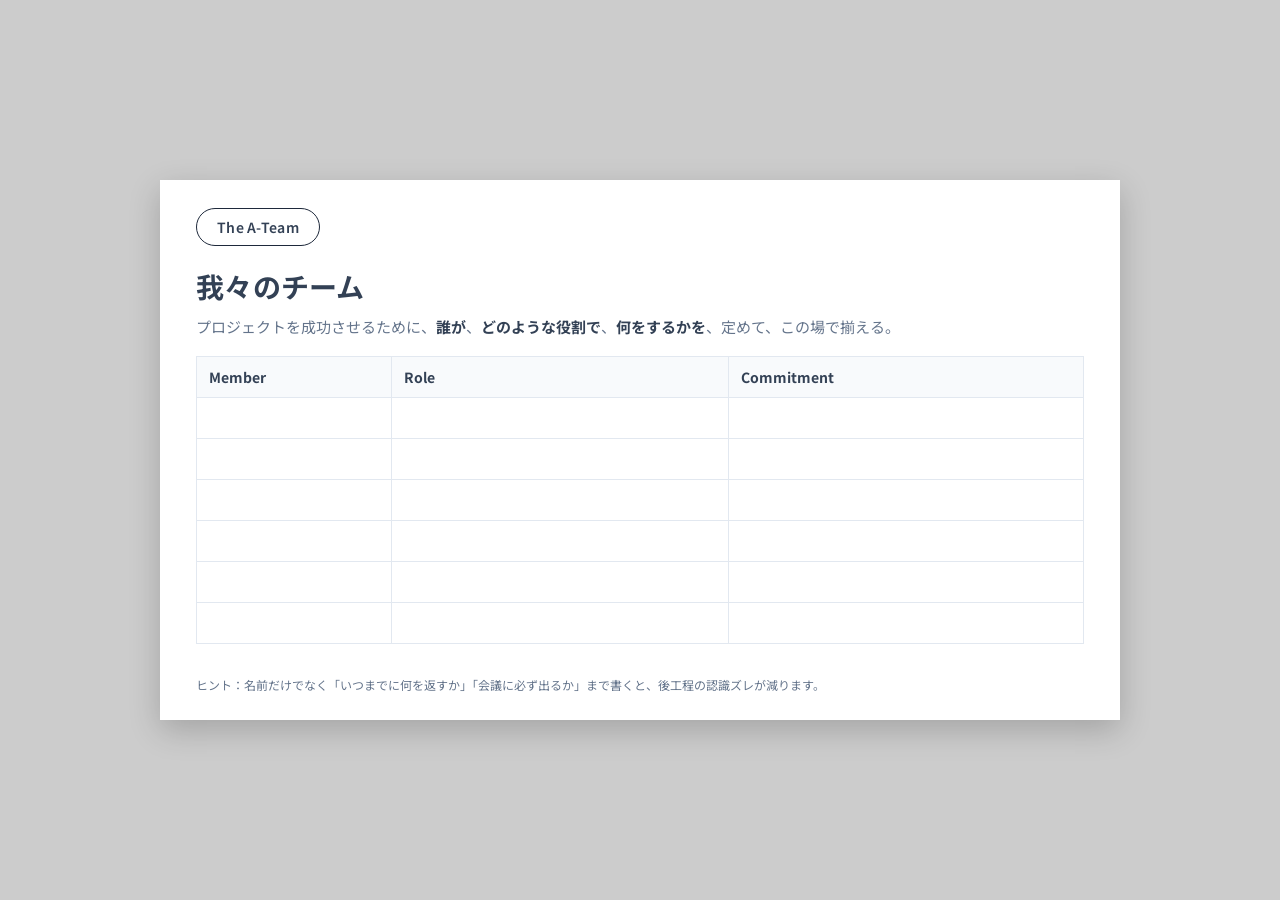
<file: 080-theATeam.html>
<!DOCTYPE html>
<html lang="ja">
<head>
    <meta charset="UTF-8">
    <meta name="viewport" content="width=device-width, initial-scale=1.0">
    <title>The A-Team</title>
    <link rel="stylesheet" href="slide-theme-tokens.css">
    <style>
        :root {
            --eff-accent: #334155;
            --eff-accent-border: #1e293b;
            --eff-text-title: #334155;
            --eff-text-body: #64748b;
            --eff-bg-slide: #ffffff;
            --eff-table-border: #e2e8f0;
            --eff-table-head-bg: #f8fafc;
        }

        * {
            box-sizing: border-box;
        }

        body {
            margin: 0;
            min-height: 100vh;
            display: flex;
            justify-content: center;
            align-items: center;
            background: var(--page-canvas-bg);
            font-family: var(--font-sans);
        }

        .slide {
            width: var(--slide-width);
            height: var(--slide-height);
            background: var(--eff-bg-slide);
            padding: 28px 36px 26px;
            display: flex;
            flex-direction: column;
            align-items: flex-start;
            box-shadow: var(--slide-shadow);
        }

        .pill {
            display: inline-flex;
            align-items: center;
            justify-content: center;
            padding: 8px 20px;
            border: 1px solid var(--eff-accent-border);
            border-radius: 999px;
            background: #ffffff;
            color: var(--eff-accent);
            font-size: 14px;
            font-weight: var(--font-weight-semibold);
            letter-spacing: 0.02em;
            flex-shrink: 0;
        }

        .main-title {
            margin: 20px 0 0;
            max-width: 100%;
            font-size: 28px;
            font-weight: var(--font-weight-bold);
            color: var(--eff-text-title);
            line-height: 1.45;
            letter-spacing: 0.01em;
        }

        .lede {
            margin: 8px 0 0;
            font-size: 15px;
            color: var(--eff-text-body);
            line-height: 1.55;
            max-width: 54em;
        }

        .lede strong {
            font-weight: var(--font-weight-bold);
            color: var(--eff-text-title);
        }

        .table-wrap {
            margin-top: 18px;
            width: 100%;
            flex: 1;
            min-height: 0;
            overflow: hidden;
        }

        table.roster {
            width: 100%;
            border-collapse: collapse;
            font-size: 14px;
            table-layout: fixed;
        }

        table.roster th,
        table.roster td {
            border: 1px solid var(--eff-table-border);
            padding: 10px 12px;
            vertical-align: top;
            line-height: 1.45;
            word-break: break-word;
        }

        table.roster thead th {
            background: var(--eff-table-head-bg);
            color: var(--eff-text-title);
            font-weight: var(--font-weight-bold);
            text-align: left;
        }

        table.roster tbody tr {
            height: 41px;
        }

        table.roster tbody td {
            color: var(--eff-text-body);
            font-weight: var(--font-weight-normal);
            height: 41px;
            vertical-align: middle;
        }

        table.roster col.col-name {
            width: 22%;
        }

        table.roster col.col-role {
            width: 38%;
        }

        table.roster col.col-heat {
            width: 40%;
        }

        .hint {
            margin: 10px 0 0;
            font-size: 12px;
            color: var(--eff-text-body);
            line-height: 1.5;
            max-width: 54em;
        }
    </style>
</head>
<body>
    <div class="slide" role="document" aria-label="The A-Team 我々のチーム">
        <div class="pill">The A-Team</div>
        <h1 class="main-title">我々のチーム</h1>
        <p class="lede">
            プロジェクトを成功させるために、<strong>誰が</strong>、<strong>どのような役割で</strong>、<strong>何をするかを</strong>、定めて、この場で揃える。
        </p>
        <div class="table-wrap">
            <table class="roster" aria-label="チーム役割とコミットメント">
                <colgroup>
                    <col class="col-name">
                    <col class="col-role">
                    <col class="col-heat">
                </colgroup>
                <thead>
                    <tr>
                        <th scope="col">Member</th>
                        <th scope="col">Role</th>
                        <th scope="col">Commitment</th>
                    </tr>
                </thead>
                <tbody>
                    <tr>
                        <td></td>
                        <td></td>
                        <td></td>
                    </tr>
                    <tr>
                        <td></td>
                        <td></td>
                        <td></td>
                    </tr>
                    <tr>
                        <td></td>
                        <td></td>
                        <td></td>
                    </tr>
                    <tr>
                        <td></td>
                        <td></td>
                        <td></td>
                    </tr>
                    <tr>
                        <td></td>
                        <td></td>
                        <td></td>
                    </tr>
                    <tr>
                        <td></td>
                        <td></td>
                        <td></td>
                    </tr>
                </tbody>
            </table>
        </div>
        <p class="hint">
            ヒント：名前だけでなく「いつまでに何を返すか」「会議に必ず出るか」まで書くと、後工程の認識ズレが減ります。
        </p>
    </div>
</body>
</html>
</file>
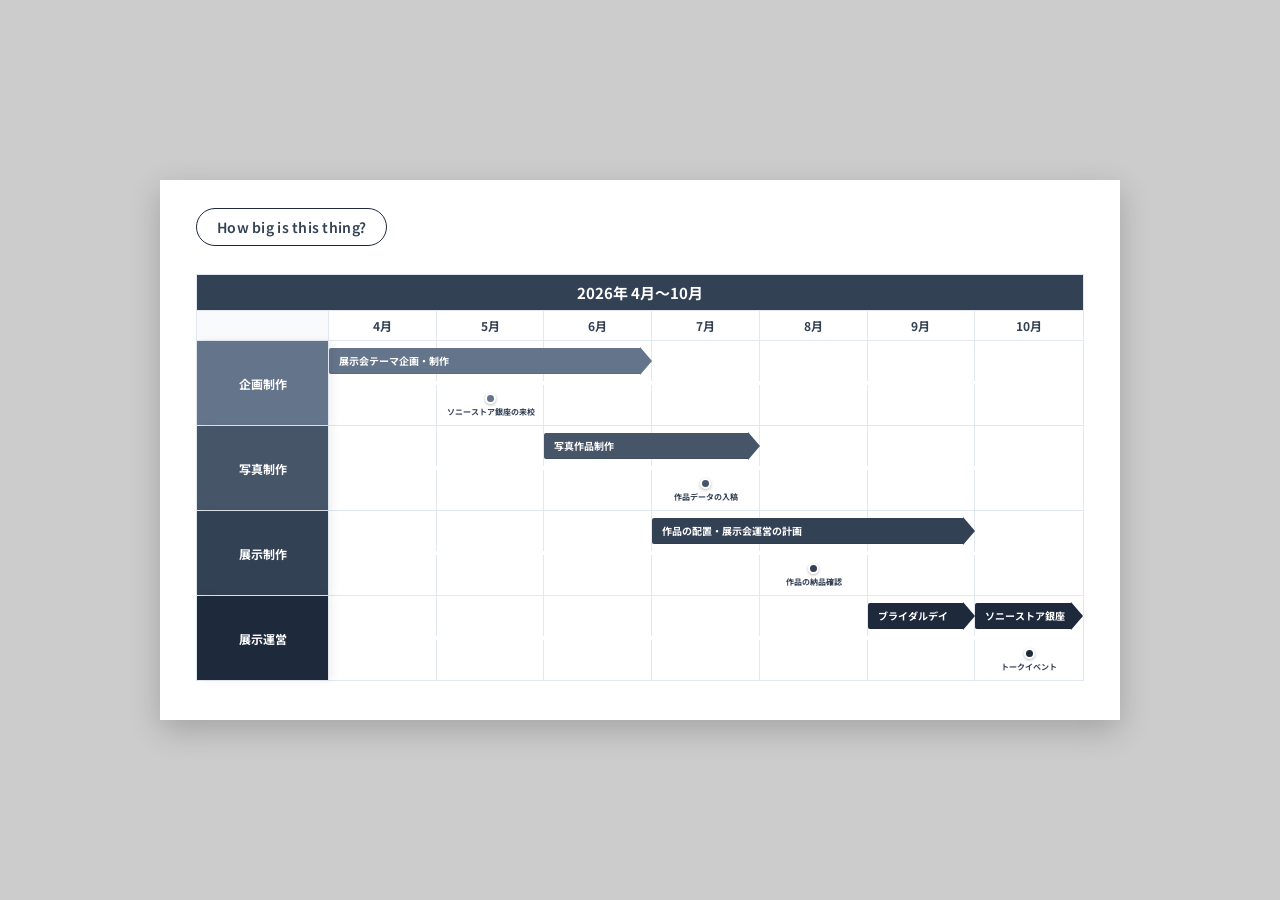
<file: 090-howBigIsThisThing.html>
<!DOCTYPE html>
<html lang="ja">
<head>
    <meta charset="UTF-8">
    <meta name="viewport" content="width=device-width, initial-scale=1.0">
    <title>How big is this thing?</title>
    <link rel="stylesheet" href="slide-theme-tokens.css">
    <style>
        /**
         * ガント風スライド（横軸＝月単位）
         * - 見た目: 下記 :root
         * - データ: SCHEDULE_CONFIG（segments はバー or 点）
         */
        :root {
            --eff-accent: #334155;
            --eff-accent-border: #1e293b;
            --eff-text-title: #334155;
            --eff-text-body: #64748b;
            --eff-bg-slide: #ffffff;
            --gantt-month-bar: #334155;
            --gantt-month-bar-text: #ffffff;
            --gantt-grid-border: #e2e8f0;
            --gantt-header-bg: #f8fafc;
            --gantt-label-text: #ffffff;
            --gantt-bar-text: #ffffff;
            --gantt-row-min-height: 44px;
            --gantt-label-width: 132px;
        }

        * {
            box-sizing: border-box;
        }

        body {
            margin: 0;
            min-height: 100vh;
            display: flex;
            align-items: center;
            justify-content: center;
            background: var(--page-canvas-bg);
            font-family: var(--font-sans);
        }

        .slide {
            width: var(--slide-width);
            height: var(--slide-height);
            background: var(--eff-bg-slide);
            position: relative;
            padding: 28px 36px 32px;
            box-shadow: var(--slide-shadow);
            display: flex;
            flex-direction: column;
            align-items: flex-start;
            overflow: hidden;
        }

        .pill {
            display: inline-flex;
            align-items: center;
            justify-content: center;
            padding: 8px 20px;
            border: 1px solid var(--eff-accent-border);
            border-radius: 999px;
            background: #ffffff;
            color: var(--eff-accent);
            font-size: 14px;
            font-weight: var(--font-weight-semibold);
            letter-spacing: 0.02em;
            flex-shrink: 0;
        }

        .schedule-scroll {
            flex: 1;
            min-height: 0;
            width: 100%;
            margin-top: 28px;
            overflow: auto;
            -webkit-overflow-scrolling: touch;
        }

        .schedule-inner {
            min-width: 640px;
            display: flex;
            flex-direction: column;
        }

        /* 表示範囲の月の列数 */
        .schedule-chart {
            --months-count: 7;
            display: flex;
            flex-direction: column;
            min-height: 0;
        }

        .schedule-chart .period-bar {
            flex-shrink: 0;
            background: var(--gantt-month-bar);
            color: var(--gantt-month-bar-text);
            font-size: 15px;
            font-weight: var(--font-weight-bold);
            text-align: center;
            padding: 7px 12px;
            border: 1px solid var(--gantt-grid-border);
            border-bottom: none;
        }

        .schedule-chart .cal-header {
            display: grid;
            grid-template-columns: var(--gantt-label-width) 1fr;
            flex-shrink: 0;
            border: 1px solid var(--gantt-grid-border);
            border-bottom: none;
        }

        .cal-header-spacer {
            background: var(--gantt-header-bg);
            border-right: 1px solid var(--gantt-grid-border);
        }

        .month-cells {
            display: grid;
            grid-template-columns: repeat(var(--months-count), 1fr);
        }

        .cal-cell {
            text-align: center;
            font-size: 12px;
            font-weight: var(--font-weight-bold);
            padding: 6px 4px;
            border-right: 1px solid var(--gantt-grid-border);
            color: var(--eff-text-title);
        }

        .cal-cell:last-child {
            border-right: none;
        }

        .schedule-chart .gantt-body {
            flex: 1;
            min-height: 0;
            display: flex;
            flex-direction: column;
            border: 1px solid var(--gantt-grid-border);
        }

        .schedule-chart .gantt-row {
            flex: 1;
            display: grid;
            grid-template-columns: var(--gantt-label-width) 1fr;
            min-height: var(--gantt-row-min-height);
            border-bottom: 1px solid var(--gantt-grid-border);
        }

        .schedule-chart .gantt-body > .gantt-row:last-child,
        .schedule-chart .gantt-body > .gantt-row-group:last-child {
            border-bottom: none;
        }

        /* バー＋点で2レーンになるとき：ラベル1つを縦に結合して中央揃え */
        .schedule-chart .gantt-row-group {
            flex: 1;
            display: grid;
            grid-template-columns: var(--gantt-label-width) 1fr;
            grid-template-rows: minmax(var(--gantt-row-min-height), auto) minmax(38px, auto);
            border-bottom: 1px solid var(--gantt-grid-border);
            min-height: 0;
        }

        /* stretch + .row-label の flex 中央で、2レーン分の高さの上下中央にテキスト */
        .schedule-chart .gantt-row-group .row-label--split-span {
            grid-column: 1;
            grid-row: 1 / -1;
            align-self: stretch;
        }

        .schedule-chart .gantt-row-sub {
            grid-column: 2;
            min-width: 0;
        }

        .schedule-chart .gantt-row-sub--bars {
            grid-row: 1;
        }

        .schedule-chart .gantt-row-sub--points {
            grid-row: 2;
        }

        .schedule-chart .row-label {
            position: sticky;
            left: 0;
            z-index: 2;
            display: flex;
            align-items: center;
            justify-content: center;
            padding: 6px 8px;
            font-size: 12px;
            font-weight: var(--font-weight-bold);
            color: var(--gantt-label-text);
            text-align: center;
            line-height: 1.25;
            border-right: 1px solid var(--gantt-grid-border);
            box-shadow: 4px 0 8px rgba(0, 0, 0, 0.06);
        }

        .schedule-chart .row-timeline {
            position: relative;
            min-width: 0;
            min-height: 40px;
        }

        .schedule-chart .month-strip {
            position: absolute;
            inset: 0;
            display: grid;
            grid-template-columns: repeat(var(--months-count), 1fr);
            z-index: 0;
        }

        .schedule-chart .month-strip .d {
            border-right: 1px solid var(--gantt-grid-border);
        }

        .schedule-chart .month-strip .d:last-child {
            border-right: none;
        }

        .schedule-chart .bars-layer {
            position: absolute;
            inset: 0;
            z-index: 1;
            display: grid;
            grid-template-columns: repeat(var(--months-count), 1fr);
            grid-template-rows: 1fr;
            pointer-events: none;
        }

        .schedule-chart .gantt-bar-wrap {
            display: flex;
            align-items: center;
            padding: 4px 0;
            grid-row: 1;
            grid-column: var(--gc-start) / var(--gc-end);
            min-width: 0;
            pointer-events: auto;
        }

        .schedule-chart .gantt-bar {
            flex: 1;
            min-width: 0;
            height: calc(100% - 8px);
            min-height: 26px;
            display: flex;
            align-items: center;
            padding: 2px 8px 2px 10px;
            font-size: 10px;
            font-weight: var(--font-weight-bold);
            color: var(--gantt-bar-text);
            line-height: 1.2;
            white-space: nowrap;
            overflow: hidden;
            text-overflow: ellipsis;
            border-radius: 2px 0 0 2px;
            box-shadow: inset 0 -1px 0 rgba(0, 0, 0, 0.08);
        }

        .schedule-chart .gantt-bar.has-arrow {
            padding-right: 2px;
            border-radius: 2px 0 0 2px;
        }

        .schedule-chart .gantt-bar-arrow {
            flex-shrink: 0;
            width: 0;
            height: 0;
            border-style: solid;
            border-width: 14px 0 14px 12px;
            border-color: transparent transparent transparent currentColor;
        }

        /* 点（マイルストーン） */
        .schedule-chart .gantt-point-wrap {
            display: flex;
            flex-direction: column;
            align-items: center;
            justify-content: center;
            padding: 2px 4px 3px;
            grid-row: 1;
            grid-column: var(--gc-start) / var(--gc-end);
            min-width: 0;
            z-index: 2;
            pointer-events: auto;
        }

        .schedule-chart .gantt-point-dot {
            width: 11px;
            height: 11px;
            border-radius: 50%;
            border: 2px solid #ffffff;
            box-shadow: 0 1px 3px rgba(0, 0, 0, 0.28);
            flex-shrink: 0;
        }

        .schedule-chart .gantt-point-label {
            margin-top: 3px;
            font-size: 8px;
            font-weight: var(--font-weight-bold);
            color: var(--eff-text-title);
            text-align: center;
            line-height: 1.15;
            max-width: 100%;
            overflow: hidden;
            display: -webkit-box;
            -webkit-line-clamp: 2;
            -webkit-box-orient: vertical;
        }

    </style>
</head>
<body>
<div class="slide" role="document" aria-labelledby="slideTitle">
    <div class="pill" id="slideTitle">【4〜10月】イベント／プロジェクト別スケジュール</div>
    <div class="schedule-scroll" role="region" aria-label="月次スケジュール一覧">
        <div class="schedule-inner" id="scheduleRoot"></div>
    </div>
</div>

<script>
(function () {
    "use strict";

    /**
     * 横軸は「月」
     *
     * @typedef {Object} SegmentBar
     * @property {'bar'} [kind='bar'] 期間バー（省略時もバー）
     * @property {number} startMonth 開始月 1〜12
     * @property {number} endMonth   終了月
     * @property {string} text       ラベル
     * @property {boolean} [arrowRight=true]
     *
     * @typedef {Object} SegmentPoint
     * @property {'point'} kind      点（マイルストーン）
     * @property {number} month      位置する月 1〜12
     * @property {string} text       ドット下の短いラベル（省略可）
     *
     * @typedef {SegmentBar|SegmentPoint} Segment
     *
     * @typedef {Object} Row
     * @property {string} rowLabel
     * @property {string} labelBg
     * @property {Segment[]} segments
     * @property {string} [pointRowLabel] 未使用（ラベルは分割時も rowLabel を1つだけ表示）
     */
    const SCHEDULE_CONFIG = {
        title: "How big is this thing?",
        year: 2026,
        firstMonth: 4,
        lastMonth: 10,
        rows: [
            {
                rowLabel: "企画制作",
                labelBg: "#64748b",
                segments: [
                    { startMonth: 4, endMonth: 6, text: "展示会テーマ企画・制作", arrowRight: true },
                    { kind: "point", month: 5, text: "ソニーストア銀座の来校" }
                ]
            },
            {
                rowLabel: "写真制作",
                labelBg: "#475569",
                segments: [
                    { startMonth: 6, endMonth: 7, text: "写真作品制作", arrowRight: true },
                    { kind: "point", month: 7, text: "作品データの入稿" },
                ]
            },
            {
                rowLabel: "展示制作",
                labelBg: "#334155",
                segments: [
                    { startMonth: 7, endMonth: 9, text: "作品の配置・展示会運営の計画", arrowRight: true },
                    { kind: "point", month: 8, text: "作品の納品確認" },
                ]
            },
            {
                rowLabel: "展示運営",
                labelBg: "#1e293b",
                segments: [
                    { startMonth: 9, endMonth: 9, text: "ブライダルデイ", arrowRight: true },
                    { startMonth: 10, endMonth: 10, text: "ソニーストア銀座（10/5〜10/18）", arrowRight: true },
                    { kind: "point", month: 10, text: "トークイベント" }
                ]
            }
        ]
    };

    function escapeHtml(s) {
        return String(s)
            .replace(/&/g, "&amp;")
            .replace(/</g, "&lt;")
            .replace(/>/g, "&gt;")
            .replace(/"/g, "&quot;");
    }

    /** 属性値用（ツールチップ・aria） */
    function escapeAttr(s) {
        return String(s)
            .replace(/&/g, "&amp;")
            .replace(/"/g, "&quot;")
            .replace(/</g, "&lt;")
            .replace(/\r?\n/g, " ");
    }

    /**
     * @param {object} cfg
     * @returns {number[]}
     */
    function getMonthList(cfg) {
        if (Number.isFinite(cfg.firstMonth) && Number.isFinite(cfg.lastMonth)) {
            const list = [];
            for (let m = cfg.firstMonth; m <= cfg.lastMonth; m++) {
                list.push(m);
            }
            return list;
        }
        if (Number.isFinite(cfg.month)) {
            return [cfg.month];
        }
        return [1];
    }

    /**
     * @param {number} segMonth
     * @param {number} rangeFirst
     * @param {number} rangeLast
     * @returns {number}
     */
    function clampMonth(segMonth, rangeFirst, rangeLast) {
        return Math.max(rangeFirst, Math.min(rangeLast, segMonth));
    }

    function partitionSegments(segments) {
        const bars = [];
        const points = [];
        for (let i = 0; i < segments.length; i++) {
            const s = segments[i];
            if (s.kind === "point") {
                points.push(s);
            } else {
                bars.push(s);
            }
        }
        return { bars: bars, points: points };
    }

    /**
     * @param {object} row
     * @param {object[]} segments
     * @param {number} rangeFirst
     * @param {number} rangeLast
     * @returns {string}
     */
    function buildSegmentsHtml(row, segments, rangeFirst, rangeLast) {
        let barsHtml = "";
        for (let s = 0; s < segments.length; s++) {
            const seg = segments[s];
            const isPoint = seg.kind === "point";

            if (isPoint) {
                const pm = clampMonth(seg.month, rangeFirst, rangeLast);
                const gcStart = pm - rangeFirst + 1;
                const gcEnd = gcStart + 1;
                const raw = seg.text != null ? String(seg.text) : "";
                const tHtml = raw ? escapeHtml(raw) : "";
                const tAttr = raw ? escapeAttr(raw) : "";
                const labelHtml = tHtml
                    ? `<span class="gantt-point-label">${tHtml}</span>`
                    : "";
                const a11y = tAttr ? tAttr : "マイルストーン";
                const titleAttr = tAttr ? ` title="${tAttr}"` : "";
                barsHtml += `
                    <div class="gantt-point-wrap" style="--gc-start:${gcStart};--gc-end:${gcEnd}"${titleAttr}>
                        <span class="gantt-point-dot" style="background-color:${row.labelBg}" role="img" aria-label="${escapeAttr(a11y)}"></span>
                        ${labelHtml}
                    </div>`;
                continue;
            }

            const a = clampMonth(seg.startMonth, rangeFirst, rangeLast);
            const b = clampMonth(seg.endMonth, rangeFirst, rangeLast);
            const sm2 = Math.min(a, b);
            const em2 = Math.max(a, b);
            const gcStart = sm2 - rangeFirst + 1;
            const gcEnd = em2 - rangeFirst + 2;
            const arrow = seg.arrowRight !== false;
            const barStyle = `background-color:${row.labelBg}`;
            const arrowBlock = arrow
                ? `<span class="gantt-bar-arrow" style="border-left-color:${row.labelBg}" aria-hidden="true"></span>`
                : "";
            barsHtml += `
                    <div class="gantt-bar-wrap" style="--gc-start:${gcStart};--gc-end:${gcEnd}">
                        <div class="gantt-bar${arrow ? " has-arrow" : ""}" style="${barStyle}">${escapeHtml(seg.text)}</div>
                        ${arrowBlock}
                    </div>`;
        }
        return barsHtml;
    }

    /**
     * @param {object} cfg
     * @returns {string}
     */
    function buildScheduleHtml(cfg) {
        const y = cfg.year;
        const months = getMonthList(cfg);
        const n = months.length;
        const rangeFirst = months[0];
        const rangeLast = months[months.length - 1];

        let monthHeaderHtml = "";
        for (let i = 0; i < months.length; i++) {
            monthHeaderHtml += `<div class="cal-cell">${months[i]}月</div>`;
        }

        let stripHtml = "";
        for (let i = 0; i < n; i++) {
            stripHtml += '<div class="d" aria-hidden="true"></div>';
        }

        let rowsHtml = "";
        for (let r = 0; r < cfg.rows.length; r++) {
            const row = cfg.rows[r];
            const parts = partitionSegments(row.segments);
            const split = parts.bars.length > 0 && parts.points.length > 0;

            if (split) {
                const barsHtmlTop = buildSegmentsHtml(row, parts.bars, rangeFirst, rangeLast);
                const barsHtmlPt = buildSegmentsHtml(row, parts.points, rangeFirst, rangeLast);
                const splitAria = escapeAttr(row.rowLabel + "（期間バーとマイルストーン）");
                rowsHtml += `
                <div class="gantt-row-group" aria-label="${splitAria}">
                    <div class="row-label row-label--split-span" style="background:${row.labelBg}">${escapeHtml(row.rowLabel)}</div>
                    <div class="gantt-row-sub gantt-row-sub--bars">
                        <div class="row-timeline">
                            <div class="month-strip">${stripHtml}</div>
                            <div class="bars-layer">${barsHtmlTop}</div>
                        </div>
                    </div>
                    <div class="gantt-row-sub gantt-row-sub--points">
                        <div class="row-timeline">
                            <div class="month-strip">${stripHtml}</div>
                            <div class="bars-layer">${barsHtmlPt}</div>
                        </div>
                    </div>
                </div>`;
            } else {
                const barsHtml = buildSegmentsHtml(row, row.segments, rangeFirst, rangeLast);
                rowsHtml += `
                <div class="gantt-row">
                    <div class="row-label" style="background:${row.labelBg}">${escapeHtml(row.rowLabel)}</div>
                    <div class="row-timeline">
                        <div class="month-strip">${stripHtml}</div>
                        <div class="bars-layer">${barsHtml}</div>
                    </div>
                </div>`;
            }
        }

        const periodLabel = `${y}年 ${rangeFirst}月〜${rangeLast}月`;

        return `
            <div class="schedule-chart" style="--months-count:${n}">
                <div class="period-bar">${escapeHtml(periodLabel)}</div>
                <div class="cal-header">
                    <div class="cal-header-spacer" aria-hidden="true"></div>
                    <div class="month-cells">${monthHeaderHtml}</div>
                </div>
                <div class="gantt-body">${rowsHtml}</div>
            </div>`;
    }

    function renderSchedule(cfg) {
        const titleEl = document.getElementById("slideTitle");
        const scheduleRoot = document.getElementById("scheduleRoot");

        titleEl.textContent = cfg.title;
        scheduleRoot.innerHTML = buildScheduleHtml(cfg);
    }

    renderSchedule(SCHEDULE_CONFIG);

    window.renderMonthlyGanttSchedule = renderSchedule;
})();
</script>
</body>
</html>
</file>
<file: slide-theme-tokens.css>
/**
 * スライド共通デザイントークン
 * - 全体のフォント・寸法・アクセントの「デフォルト」はここだけ編集
 * - スライドごとに色だけ変えたい場合は、各 HTML の <style> 先頭で :root { --color-accent: ... } などを上書き
 */

@import url("https://fonts.googleapis.com/css2?family=Noto+Sans+JP:wght@400;700&display=swap");

:root {
    /* --- レイアウト（16:9 スライド枠） --- */
    --slide-width: 960px;
    --slide-height: 540px;
    --slide-shadow: 0 10px 30px rgba(0, 0, 0, 0.2);
    --page-canvas-bg: #cccccc;

    /* --- タイポグラフィ --- */
    --font-sans: "Noto Sans JP", "Helvetica Neue", Arial, "Hiragino Kaku Gothic ProN",
        "Hiragino Sans", Meiryo, sans-serif;
    --font-weight-normal: 400;
    --font-weight-semibold: 600;
    --font-weight-bold: 700;
    --font-weight-extrabold: 800;

    /* index（カード型ジェネレータ） */
    --fs-index-slide-title: 28px;
    --fs-index-card-title: 18px;
    --fs-index-card-body: 15px;

    /* 3ステップ */
    --fs-steps-slide-title: 26px;
    --fs-steps-heading: 17px;
    --fs-steps-desc: 13px;
    --fs-steps-badge: 32px;

    /* Before / After */
    --fs-ba-header: 22px;
    --fs-ba-headline: 26px;
    --fs-ba-pct: 44px;
    --fs-ba-box-title: 28px;
    --fs-ba-sub: 15px;
    --fs-ba-list: 14px;

    /* --- カラー（010-whyAreWeHere.html と同一のスレート系） --- */
    --color-accent: #334155;
    --color-text: #334155;
    --color-text-muted: #64748b;
    --color-bg: #f8fafc;
    --color-bg-slide: #ffffff;
    --color-card: #ffffff;
    --color-bg-subtle: #f8fafc;
    --color-border: #e2e8f0;
    --color-on-dark: #ffffff;
}
</file>
